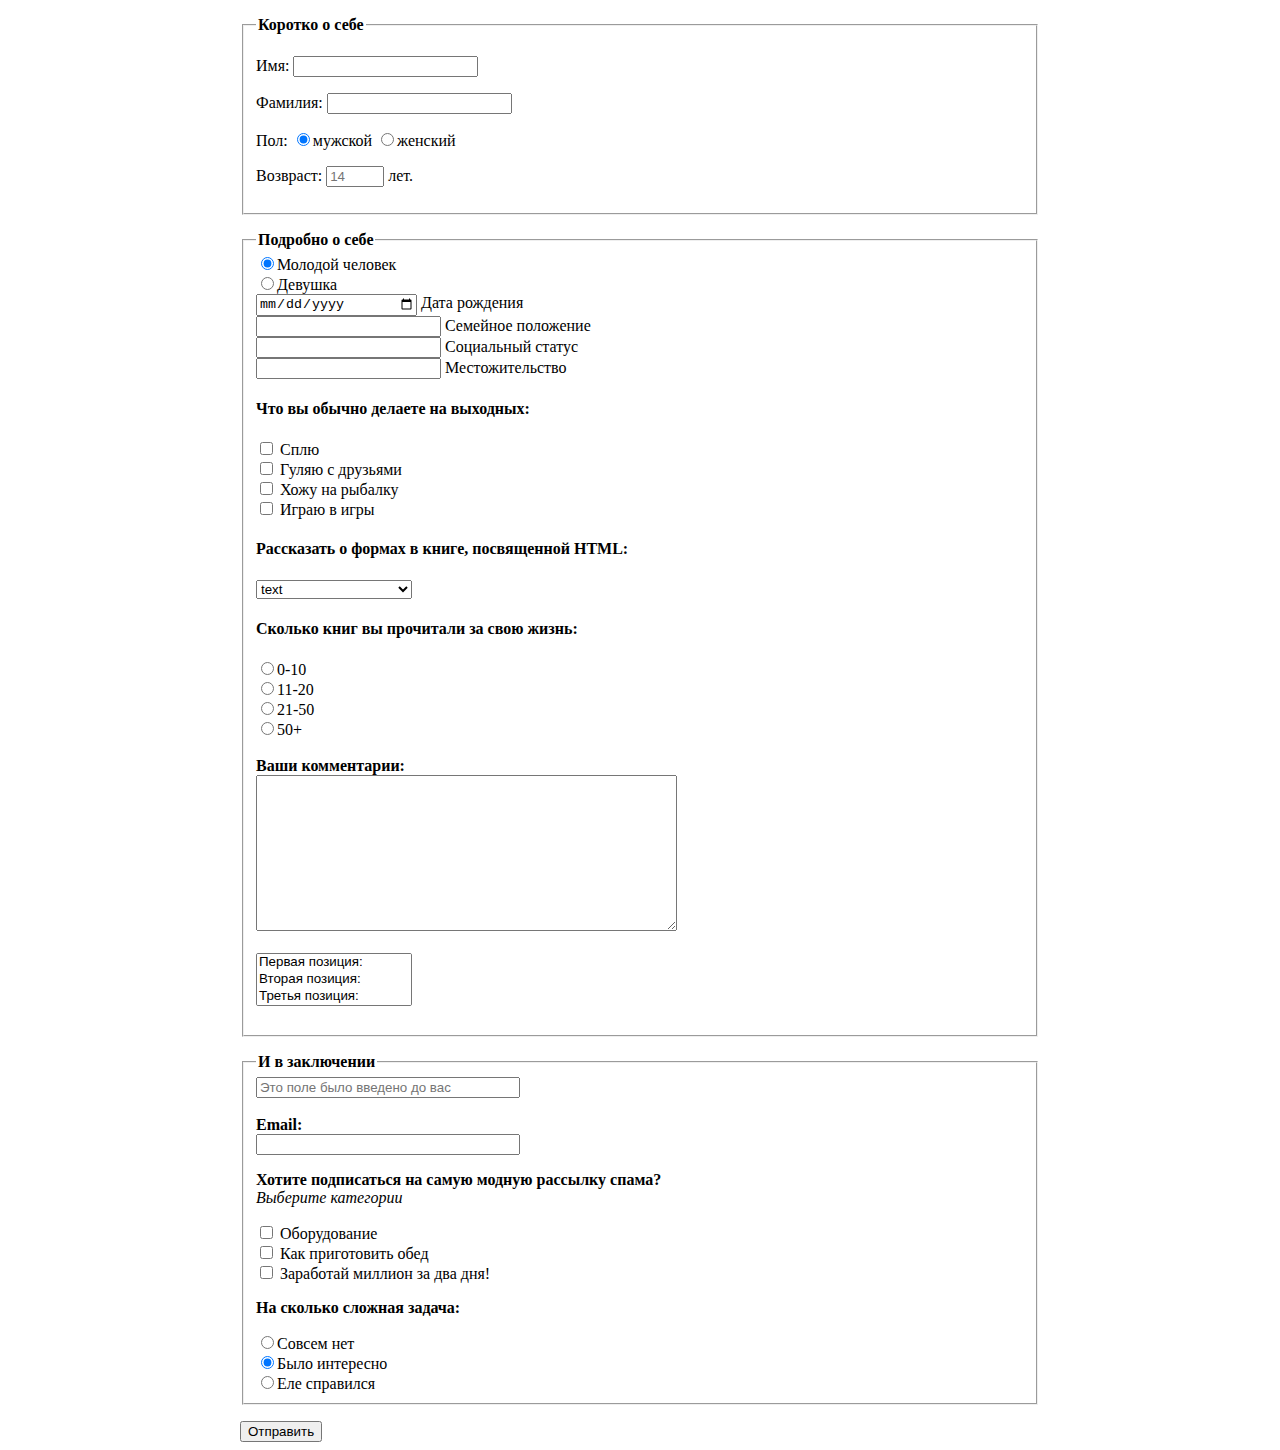
<file: homework-1-2/index.html>
<!DOCTYPE html>
<html lang="en">
<head>
	<meta charset="UTF-8">
	<title>homevork-1-2</title>
</head>
<body>

	<form action="" style="width: 800px; margin: 0 auto;">
		
		<p>
		<fieldset>
			<legend><b>Коротко о себе</b></legend>

			<p><label>Имя: <input type="text" name="name"></label></p>
			<p><label>Фамилия: <input type="text" name="lastname"></label></p>

			<p>
			<span>Пол:</span>
			<label><input type="radio" name="state" id="male" checked="">мужской</label>
			<label><input type="radio" name="state" id="female">женский</label>
			</p>
			
			<p>
			<label for="age">Возвраст:</label>
			<input type="number" name="age" id="age" min="14" placeholder="14" style="width: 50px;">
			<span>лет.</span>
		   </p>
		</fieldset>
      </p>
		
		<p>
		<fieldset>
			<legend><b>Подробно о себе</b></legend>
			
					<label><input type="radio" name="stat" id="youngMan" checked="">Молодой человек</label>
					<br>
					<label><input type="radio" name="stat" id="youngGirl">Девушка</label>
					<br>
					<label><input type="date" name="name" style="width: 156px;"> Дата рождения</label><br>
					<label><input type="text" name="name"> Семейное положение</label><br>
					<label><input type="text" name="name"> Социальный статус</label><br>
					<label><input type="text" name="name"> Местожительство</label><br>

				<h4><b>Что вы обычно делаете на выходных:</b></h4>

					<label><input type="checkbox"> Сплю</label><br>
					<label><input type="checkbox"> Гуляю с друзьями</label><br>
					<label><input type="checkbox"> Хожу на рыбалку</label><br>
					<label><input type="checkbox"> Играю в игры</label><br>
				
				<h4><b>Рассказать о формах в книге, посвященной HTML:</b></h4>

				<select name="FormTypes" id="FormTypes" style="width: 156px;">
					<option value="1">text</option>
					<option value="2">password</option>
					<option value="3">email</option>
					<option value="4">number</option>
					<option value="5">radio</option>
					<option value="6">checkbox</option>
					<option value="7">date</option>
					<option value="7">file</option>
					<option value="7">range</option>
					<option value="7">search</option>
				</select>

				<h4><b>Сколько книг вы прочитали за свою жизнь:</b></h4>

					<label><input type="radio" name="number_of_books">0-10</label><br>
					<label><input type="radio" name="number_of_books">11-20</label><br>
					<label><input type="radio" name="number_of_books">21-50</label><br>
					<label><input type="radio" name="number_of_books">50+</label><br><br>

				<label for="comment"><b>Ваши комментарии:</b></label>
				<br>
				<textarea name="comment" id="comment" cols="50" rows="10"></textarea>
				
				<br><br>
				
				<select name="Positions" id="Positions" size="3" style="width: 156px;">
					<option value="1">Первая позиция:</option>
					<option value="2">Вторая позиция:</option>
					<option value="3">Третья позиция:</option>
					<option value="4">Четвертая позиция:</option>
					<option value="5">Пьятая позиция:</option>
					<option value="6">Шестая позиция:</option>
				</select>
				
				<br><br>

		</fieldset>
      </p>
		
		<p>
		<fieldset>
			<legend><b>И в заключении</b></legend>

					<input type="text" placeholder="Это поле было введено до вас" style="width: 256px;">
					 <br><br>
					 <label for="email"><b>Email:</b></label><br>
					<input type="email" name="email" id="email" pattern="[0-9a-z_-]+@[0-9a-z_-]+\.[a-z]{2,5}" style="width: 256px;">
					
				<p>
					<b>Хотите подписаться на самую модную рассылку спама?</b>
					<br>
					<em>Выберите категории</em>
				</p>

					<label><input type="checkbox"> Оборудование</label><br>
					<label><input type="checkbox"> Как приготовить обед</label><br>
					<label><input type="checkbox"> Заработай миллион за два дня!</label><br>

					<p><b>На сколько сложная задача:</b></p>

					<label><input type="radio" name="verdict">Совсем нет</label><br>
					<label><input type="radio" name="verdict" checked="">Было интересно</label><br>
					<label><input type="radio" name="verdict">Еле справился</label><br>			
		</fieldset>
	   </p>
			

		  <input type="submit" value="Отправить">

	</form>
	
</body>
</html>
</file>
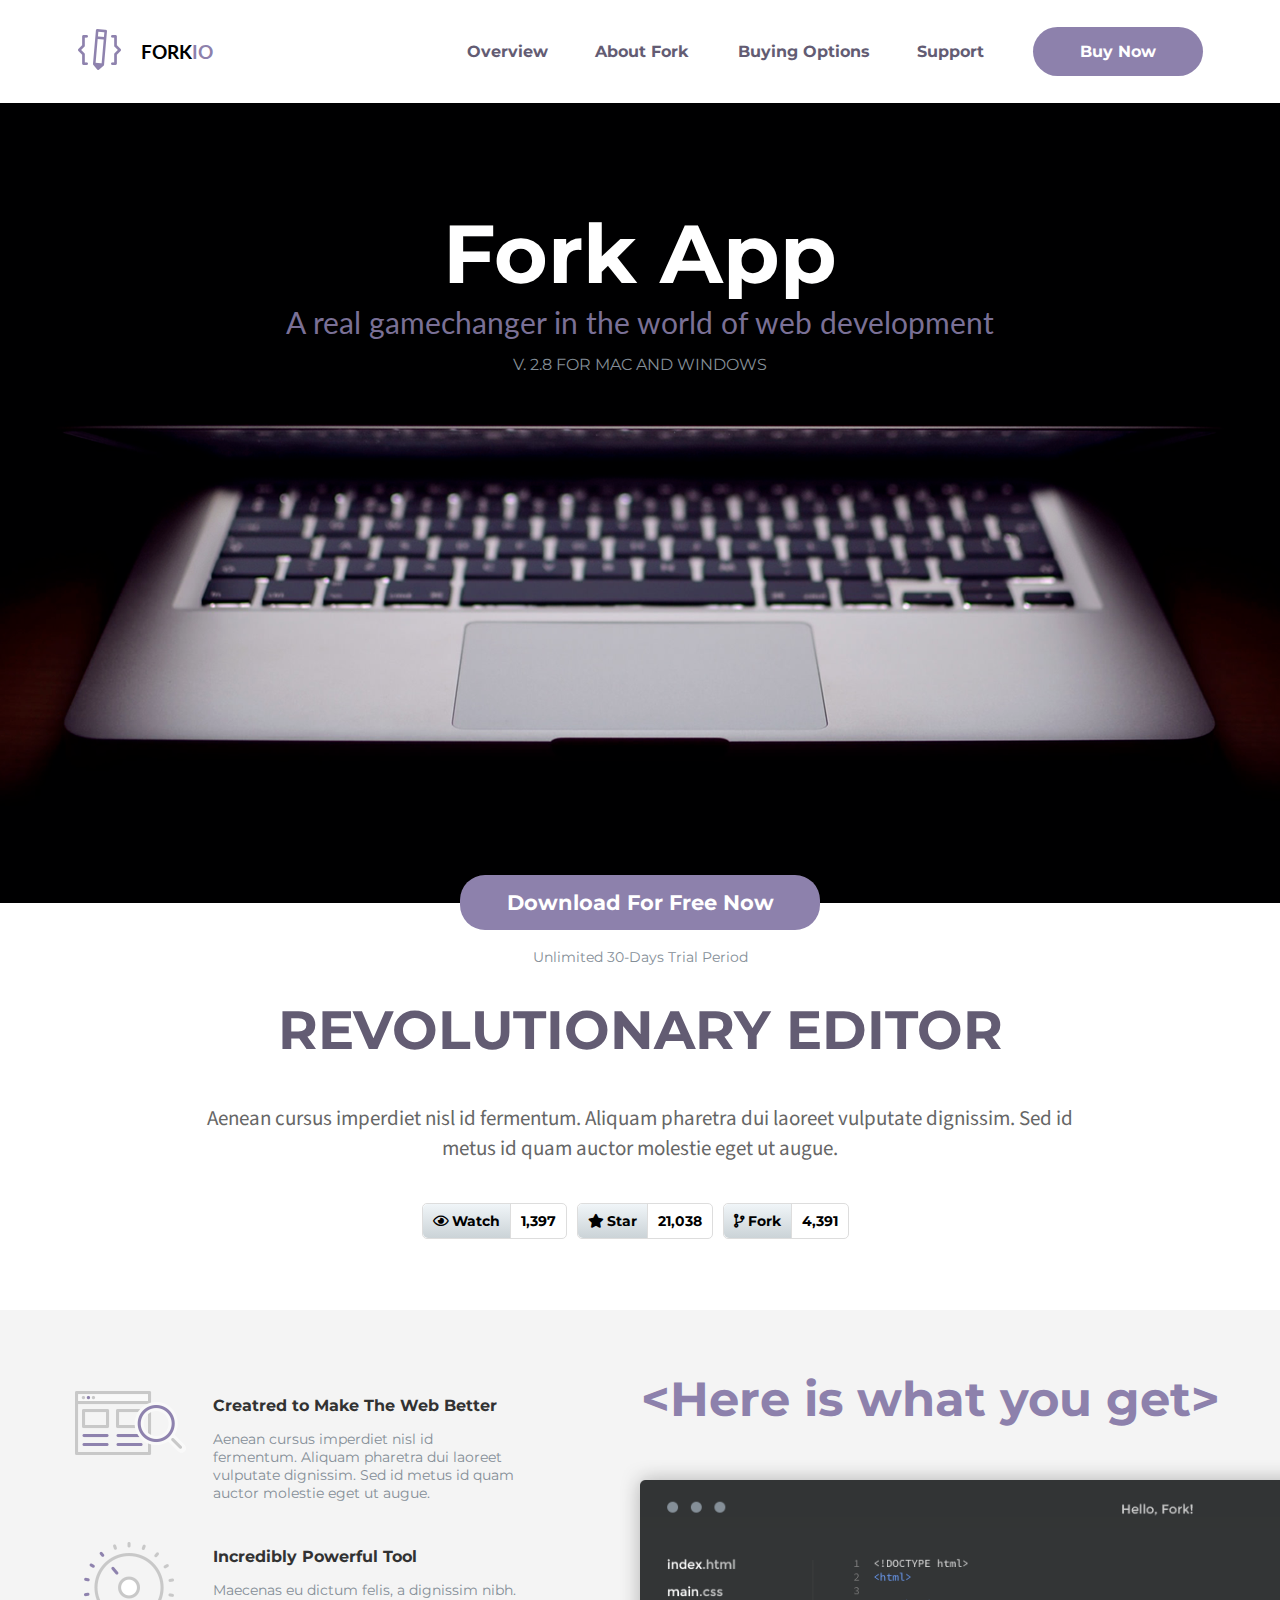
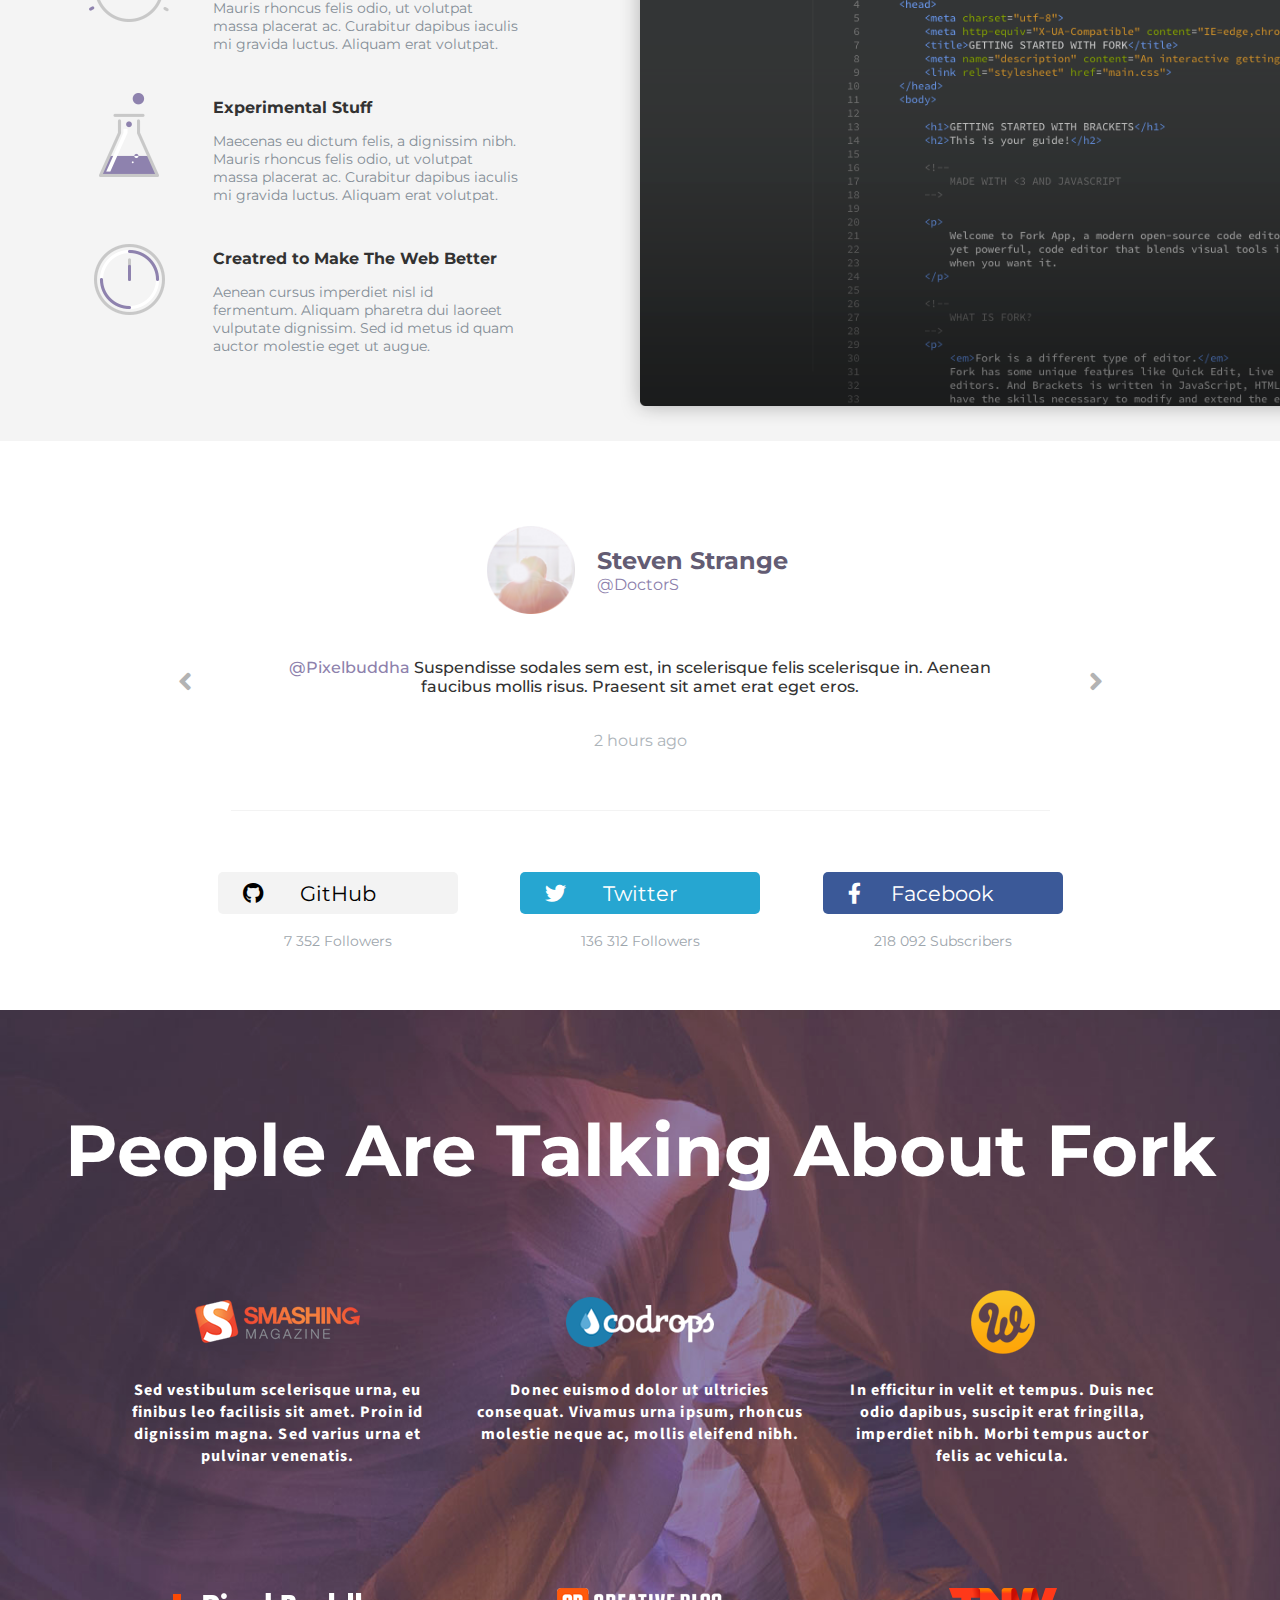
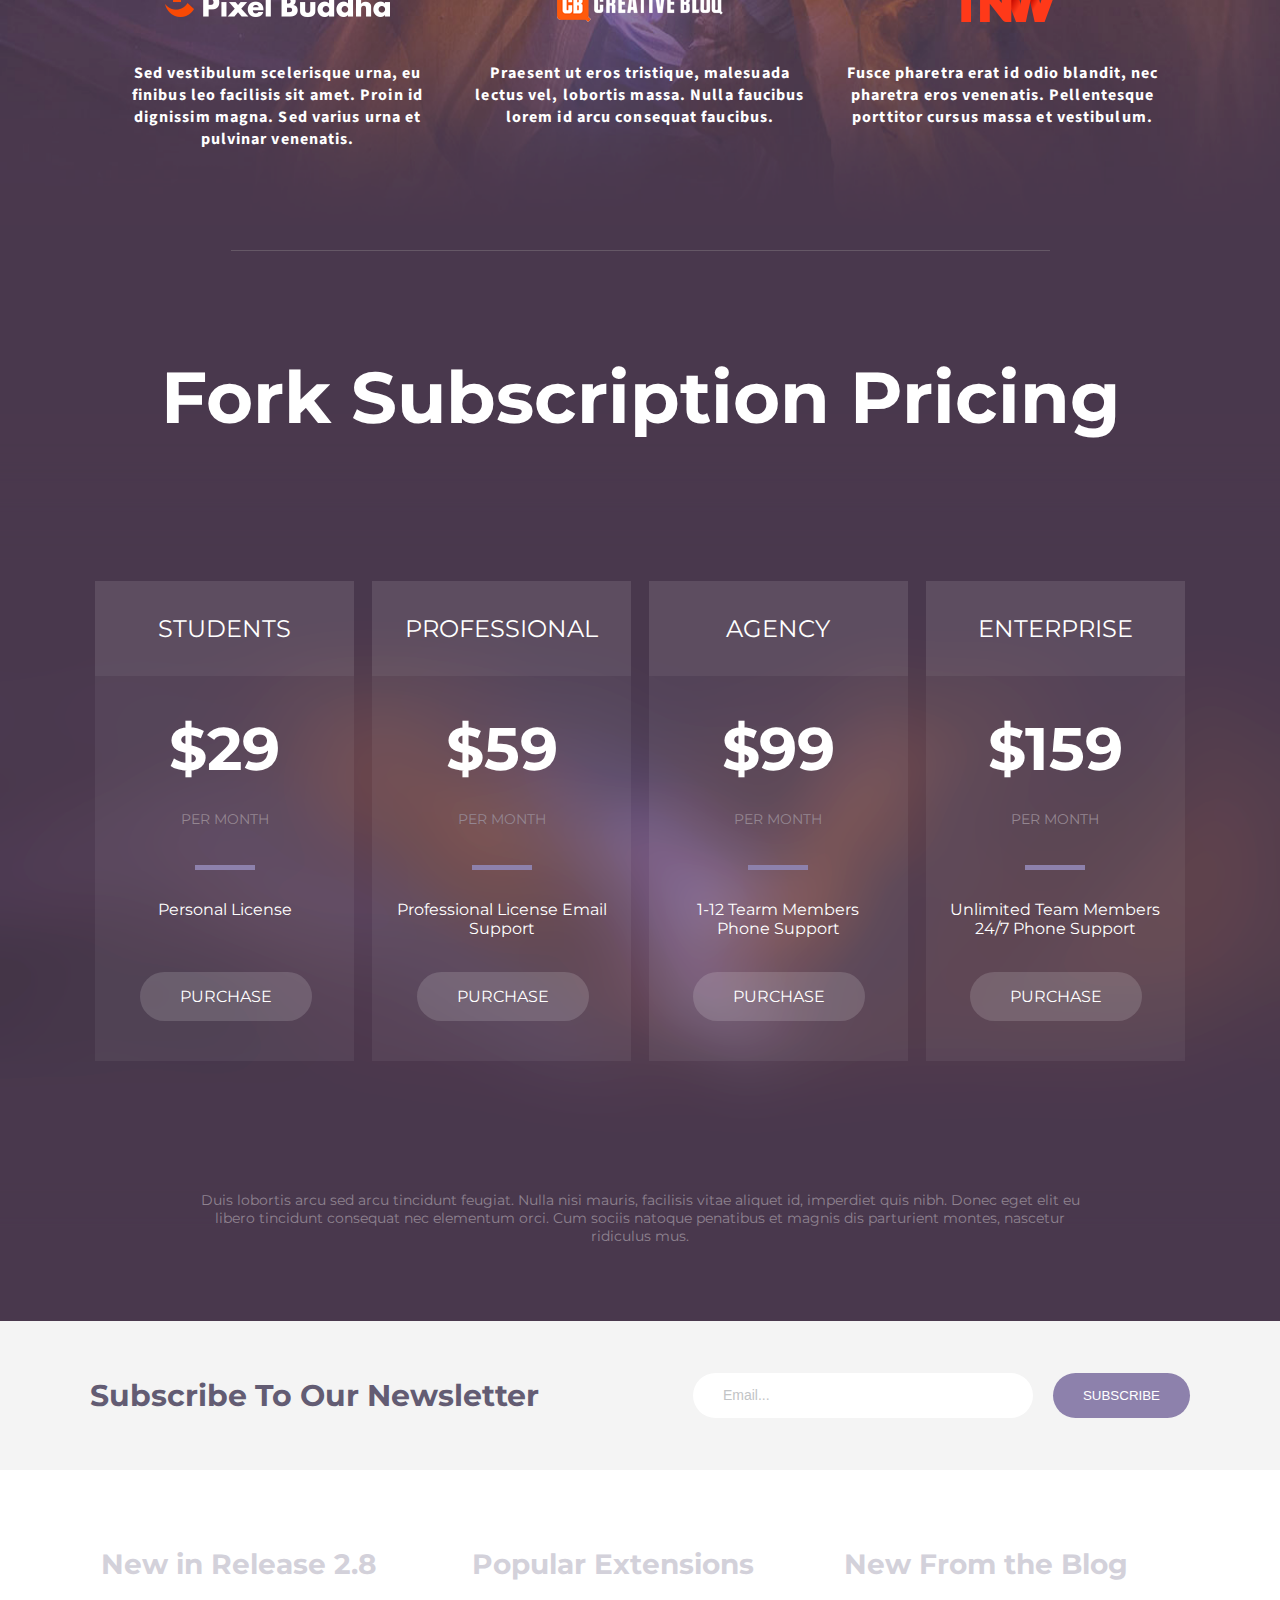
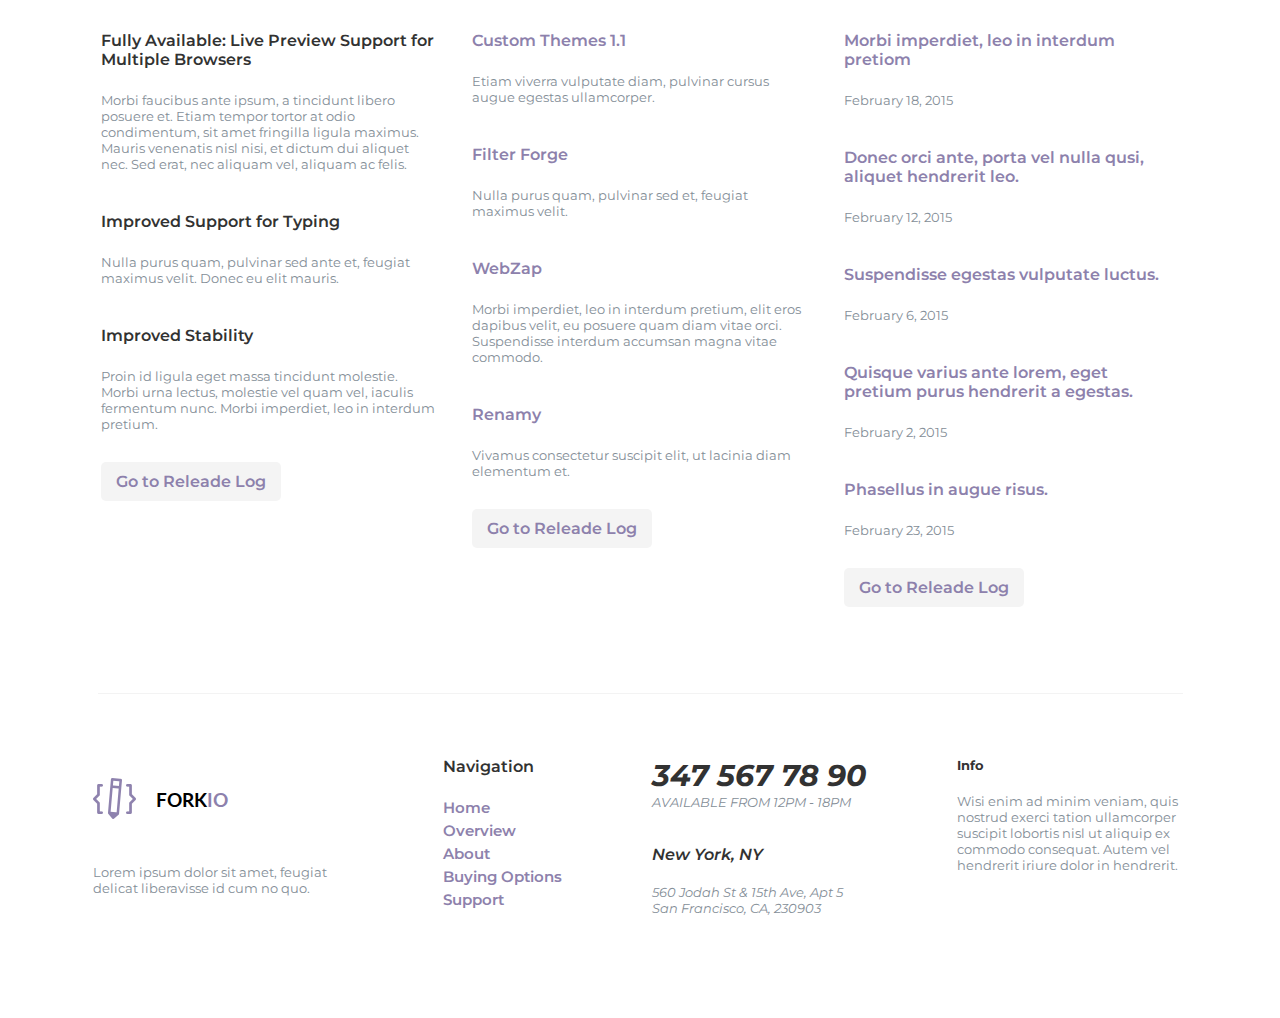
<file: radaiev_hw-3/index.html>
<!DOCTYPE html>
<html lang="en">
<head>
	<meta charset="UTF-8">
	<title>Homework-3</title>
	<meta name="viewport" content="width=device-width, initial-scale=1.0">
	<link rel="stylesheet" type="text/css" href="css/style.css">
	<link href="libs/fontawesome/all.min.css" rel="stylesheet">
</head>
<body>

		<!-- Header -->
	<header class="header">

		<div class="header_top">

			<div class="header_top_logo">

				<div class="header_top_logo_icon">
					<img src="img/Logo-icon_forkio.png" alt="logo icon">
				</div>

				<div class="header_top_logo_title">
					<h3>FORK<span>IO</span></h3>
				</div>

			</div>

			<nav class="header_top_nav">
				<ul class="header_top_nav_list">
					<li class="header_top_nav_item"><a href="#" class="header_top_nav_link">Overview</a></li>
					<li class="header_top_nav_item"><a href="#" class="header_top_nav_link">About Fork</a></li>
					<li class="header_top_nav_item"><a href="#" class="header_top_nav_link">Buying Options</a></li>
					<li class="header_top_nav_item"><a href="#" class="header_top_nav_link">Support</a></li>
					<li class="header_top_nav_item"><a href="#" class="header_top_nav_link header_top_nav_link_butNow">Buy Now</a></li>
				</ul>
			</nav>

			<div class="header_top_burg-btn">
					<div class="burger">
						<span></span>
						<span></span>
						<span></span>
						<span></span>
					</div>
			</div>
			
		</div>


		<nav class="header_mobile_nav">
			<ul class="header_mobile_nav_list">
				<li class="header_mobile_nav_item"><a href="#" class="header_mobile_nav_link">Home</a></li>
				<li class="header_mobile_nav_item"><a href="#" class="header_mobile_nav_link">Overview</a></li>
				<li class="header_mobile_nav_item"><a href="#" class="header_mobile_nav_link">About Fork</a></li>
				<li class="header_mobile_nav_item"><a href="#" class="header_mobile_nav_link">Buying Options</a></li>
				<li class="header_mobile_nav_item"><a href="#" class="header_mobile_nav_link">SUpport</a></li>
			</ul>

			<div class="header_mobile_nav_social">
				
				<h3>Follow Us</h3>
		
				<div class="header_mobile_nav_social_icon">
						
						<a href="#"><i class="fab fa-github"></i></a>
						<a href="#"><i class="fab fa-twitter"></i></a>
						<a href="#"><i class="fab fa-facebook-f"></i></a>
			
				</div>
			</div>
		</nav>


		<div class="header_background_img">

			<div class="header_title">
				<h1>Fork App</h1>
				<p class="header_title_slogan">
					A real gamechanger in the world of web development
				</p>
				<p class="header_title_text">
					v. 2.8 For Mac and Windows
				</p>
			</div>

		</div>


		<div class="header_button">
			<a href="#" class="header_button_download">Download For Free Now</a>
			<p class="header_button_bottom-text">Unlimited 30-Days Trial Period</p>
		</div>



			<!-- Description	 -->
			<div class="header_desc">
				<div class="header_desc_title">
					<h2>REVOLUTIONARY EDITOR</h2>
					<p class="header_desc_text">
						Aenean cursus imperdiet nisl id fermentum. Aliquam pharetra dui laoreet vulputate dignissim. Sed id metus id quam auctor molestie eget ut augue. 
					</p>




					<div class="header_desc_github-buttons">

						<div class="header_desc_github-buttons_watch">

							<div class="header_desc_github-buttons_watch-icon">
								<i class="far fa-eye"></i> <span>Watch</span>
							</div>
							<span>1,397</span>

						</div>

						<div class="header_desc_github-buttons_star">

							<div class="header_desc_github-buttons_star_icon">
								<i class="fas fa-star"></i><span>Star</span>
							</div>
							<span>21,038</span>

						</div>

						<div class="header_desc_github-buttons_fork">
							<div class="header_desc_github-buttons_fork_icon">
								<i class="fas fa-code-branch"></i><span>Fork</span>
							</div>
							<span>4,391</span>
						</div>


					</div>
				</div>
			</div>
		<!-- / Description	 -->
			
		
	</header>
		<!-- / Header -->



	<!-- 	Main	 -->
	<main class="main">
			

		<!-- Benefits -->
		<section class="benefits">

			<div class="benefits_inner">

				<div class="benefits_title">

					
						<h2>&lt;Here is what you get&gt;</h2>

						<img src="img/benefits-img.png" alt="">

				</div>

				<div class="benefits_inform-container">

					<div class="benefits_inform-container_item">

						<div class="benefits_inform_icon">
							<img src="img/benefits-icon-1.png" alt="">
						</div>

						<div class="benefits_inform_text">
							<h4>Creatred to Make The Web Better</h4>
							<p>
								Aenean cursus imperdiet nisl id fermentum. Aliquam pharetra dui laoreet vulputate dignissim. Sed id metus id quam auctor molestie eget ut augue. 
							</p>
						</div>
					</div>

					<div class="benefits_inform-container_item">

						<div class="benefits_inform_icon">
							<img src="img/benefits-icon-2.png" alt="">
						</div>

						<div class="benefits_inform_text">
							<h4>Incredibly Powerful Tool</h4>
							<p>
								Maecenas eu dictum felis, a dignissim nibh. Mauris rhoncus felis odio, ut volutpat massa placerat ac. Curabitur dapibus iaculis mi gravida luctus. Aliquam erat volutpat. 							
							</p>
						</div>
					</div>

					<div class="benefits_inform-container_item">

						<div class="benefits_inform_icon">
							<img src="img/benefits-icon-3.png" alt="">
						</div>

						<div class="benefits_inform_text">
							<h4>Experimental Stuff</h4>
							<p>
								Maecenas eu dictum felis, a dignissim nibh. Mauris rhoncus felis odio, ut volutpat massa placerat ac. Curabitur dapibus iaculis mi gravida luctus. Aliquam erat volutpat.  							
							</p>
						</div>
					</div>

					<div class="benefits_inform-container_item">

						<div class="benefits_inform_icon">
							<img src="img/benefits-icon-4.png" alt="">
						</div>

						<div class="benefits_inform_text">
							<h4>Creatred to Make The Web Better</h4>
							<p>
								Aenean cursus imperdiet nisl id fermentum. Aliquam pharetra dui laoreet vulputate dignissim. Sed id metus id quam auctor molestie eget ut augue. 
							</p>
						</div>
					</div>

				</div>
			</div>


			<div class="benefits_inform_img_max-1000px">
				<img src="img/benefits-img.png" alt="">
			</div>
			
		</section>
		<!-- / Benefits -->


		<!-- Comments -->
		<section class="comments">

			<div class="comments_author">
				<div class="comments_author_icon">
				<img src="img/comments-img.png" alt="img author">
				</div>

				<div class="comments_author_name">
					<h3 id="name">Steven Strange</h3>
					<a href="#">@DoctorS</a>
				</div>
			</div>

			<div class="comments_text">
				<div class="comments_text_control-left">
					<span><i class="fas fa-angle-left"></i></span>
				</div>

				<p><a href="#"class="comments_text_link-author">@Pixelbuddha </a>Suspendisse sodales sem est, in scelerisque felis scelerisque in. Aenean faucibus mollis risus. Praesent sit amet erat eget eros.</p>

				<div class="comments_text_control-right">
					<span><i class="fas fa-angle-right"></i></span>
				</div>

			</div>

			<div class="comments_meta">
				<p id="time">2 hours ago</p>
			</div>

			<hr class="comments_hr">

		</section>
		<!-- / Comments -->


		<!-- Socials  -->
		<section class="socials_buttons">

			<div class="socials_buttons_inner">
				
				<div class="socials_button_gitHub">
					<a href="#"><i class="fab fa-github"></i>GitHub</a>

					<p class="socials_button_gitHub_followes">7 352 Followers</p>
				</div>

				<div class="socials_button_twitter">
					<a href="#"><i class="fab fa-twitter"></i>Twitter</a>

					<p class="socials_button_twitter_followes">136 312 Followers</p>
				</div>

				<div class="socials_button_facebook">
					<a href="#"><i class="fab fa-facebook-f"></i>Facebook</a>

					<p class="socials_button_facebook_followes">218 092 Subscribers</p>
				</div>

			</div>
			
		</section>
		<!-- / Socials  -->


		<!-- Testimonials -->
		<section class="testimonials">

			<div class="testimonials_title">
				<h2>People Are Talking About Fork</h2>
			</div>

			<div class="testimonials_items">

				<div class="testimonials_item">
					<div class="testimonials_item_logo-company">
						<img src="img/testimonials-icon-1.png" alt="logo company">
					</div>
					<div class="testimonials_item_text">
						<p>
							Sed vestibulum scelerisque urna, eu finibus leo facilisis sit amet. Proin id dignissim magna. Sed varius urna et pulvinar venenatis. 
						</p>
					</div>
				</div>

				<div class="testimonials_item">
					<div class="testimonials_item_logo-company">
						<img src="img/testimonials-icon-2.png" alt="logo company">
					</div>
					<div class="testimonials_item_text">
						<p>
							Donec euismod dolor ut ultricies consequat. Vivamus urna ipsum, rhoncus molestie neque ac, mollis eleifend nibh. 
						</p>
					</div>
				</div>

				<div class="testimonials_item">
					<div class="testimonials_item_logo-company">
						<img src="img/testimonials-icon-3.png" alt="logo company">
					</div>
					<div class="testimonials_item_text">
						<p>
							In efficitur in velit et tempus. Duis nec odio dapibus, suscipit erat fringilla, imperdiet nibh. Morbi tempus auctor felis ac vehicula.  
						</p>
					</div>
				</div>


				<div class="testimonials_item">
					<div class="testimonials_item_logo-company">
						<img src="img/testimonials-icon-4.png" alt="logo company">
					</div>
					<div class="testimonials_item_text">
						<p>
							Sed vestibulum scelerisque urna, eu finibus leo facilisis sit amet. Proin id dignissim magna. Sed varius urna et pulvinar venenatis. 
						</p>
					</div>
				</div>

				<div class="testimonials_item">
					<div class="testimonials_item_logo-company">
						<img src="img/testimonials-icon-5.png" alt="logo company">
					</div>
					<div class="testimonials_item_text">
						<p>
							Praesent ut eros tristique, malesuada lectus vel, lobortis massa. Nulla faucibus lorem id arcu consequat faucibus.  
						</p>
					</div>
				</div>

				<div class="testimonials_item">
					<div class="testimonials_item_logo-company">
						<img src="img/testimonials-icon-6.png" alt="logo company">
					</div>
					<div class="testimonials_item_text">
						<p>
							Fusce pharetra erat id odio blandit, nec pharetra eros venenatis. Pellentesque porttitor cursus massa et vestibulum.
						</p>
					</div>
				</div>

			</div>

			<hr class="testimonials_hr">
			
		</section>
		<!-- / Testimonials -->


		<!-- Prices -->
		<section class="prices">

			<div class="prices_title">
				<h2>Fork Subscription Pricing</h2>
			</div>

			<div class="prices_container_purchase">

				<div class="prices_container_item">

					<div class="prices_container_item_category">
						<h4>STUDENTS</h4>
					</div>

					<div class="prices_container_item_info">

						<p class="prices_container_item_info_cost">$29</p>
						<p class="prices_container_item_info_time">PER MONTH</p>
						<hr class="prices_container_item_info_hr">
						<p class="prices_container_item_info_specific">Personal License</p>
						<div class="prices_container_item_info_btn">
							<a href="#">PURCHASE</a>
						</div>

					</div>
				</div>

				<div class="prices_container_item">

					<div class="prices_container_item_category">
						<h4>PROFESSIONAL</h4>
					</div>

					<div class="prices_container_item_info">

						<p class="prices_container_item_info_cost">$59</p>
						<p class="prices_container_item_info_time">PER MONTH</p>
						<hr class="prices_container_item_info_hr">
						<p class="prices_container_item_info_specific">Professional License Email Support</p>
						<div class="prices_container_item_info_btn">
							<a href="#">PURCHASE</a>
						</div>

					</div>
				</div>

				<div class="prices_container_item">

					<div class="prices_container_item_category">
						<h4>AGENCY</h4>
					</div>

					<div class="prices_container_item_info">

						<p class="prices_container_item_info_cost">$99</p>
						<p class="prices_container_item_info_time">PER MONTH</p>
						<hr class="prices_container_item_info_hr">
						<p class="prices_container_item_info_specific">1-12 Tearm Members Phone Support</p>
						<div class="prices_container_item_info_btn">
							<a href="#">PURCHASE</a>
						</div>

					</div>
				</div>

				<div class="prices_container_item">

					<div class="prices_container_item_category">
						<h4>ENTERPRISE</h4>
					</div>

					<div class="prices_container_item_info">

						<p class="prices_container_item_info_cost">$159</p>
						<p class="prices_container_item_info_time">PER MONTH</p>
						<hr class="prices_container_item_info_hr">
						<p class="prices_container_item_info_specific">Unlimited Team Members 24/7 Phone Support</p>
						<div class="prices_container_item_info_btn">
							<a href="#">PURCHASE</a>
						</div>

					</div>
				</div>

			</div>

			<div class="prices_aside">
				<p>
					Duis lobortis arcu sed arcu tincidunt feugiat. Nulla nisi mauris, facilisis vitae aliquet id, imperdiet quis nibh. Donec eget elit eu libero tincidunt consequat nec elementum orci. Cum sociis natoque penatibus et magnis dis parturient montes, nascetur ridiculus mus. 
				</p>
			</div>
			
		</section>
		<!-- / Prices -->


		<!-- Form Subscribe -->
		<section class="formSubscribe">

			<div class="formSubscribe_inner">
				
				<div class="formSubscribe_title">
					<h3>Subscribe To Our Newsletter</h3>
				</div>

				<form class="formSubscribe_form">
					<div class="formSubscribe_form_email">
						<input type="email" placeholder="Email...">
					</div>

					<div class="formSubscribe_form_btn">
						<input type="submit" value="SUBSCRIBE" onclick="return false">
					</div>
					
				</form>

			</div>
		
			
		</section>
		<!-- / Form Subscribe -->

		
		<!-- Additional Information -->
		<section class="aside">

			<div class="aside_columns">

				<div class="aside_column_new-in-release aside_column">

					<h3 class="aside_column_title">New in Release 2.8</h3>
					<section class="aside_column_text">
						<h4>Fully Available: Live Preview Support for Multiple Browsers</h4>
						<p>
							Morbi faucibus ante ipsum, a tincidunt libero posuere et. Etiam tempor tortor at odio condimentum, sit amet fringilla ligula maximus. Mauris venenatis nisl nisi, et dictum dui aliquet nec. Sed erat, nec aliquam vel, aliquam ac felis. 
						</p>
					</section>

					<section class="aside_column_text">
						<h4>Improved Support for Typing </h4>
						<p>
							Nulla purus quam, pulvinar sed ante et, feugiat maximus velit. Donec eu elit mauris. 
						</p>
					</section>

					<section class="aside_column_text">
						<h4>Improved Stability</h4>
						<p>
							Proin id ligula eget massa tincidunt molestie. Morbi urna lectus, molestie vel quam vel, iaculis fermentum nunc. Morbi imperdiet, leo in interdum pretium.
						</p>
					</section>

					<div class="aside_column_btn">
						<a href="#">Go to Releade Log</a>
					</div>

				</div>


				<div class="aside_column_popular-extensions aside_column">

					<h3 class="aside_column_title">Popular Extensions</h3>

					<section class="aside_column_text">
						<h4><a href="#">Custom Themes 1.1</a></h4>
						<p>
							Etiam viverra vulputate diam, pulvinar cursus augue egestas ullamcorper. 
						</p>
					</section>

					<section class="aside_column_text">
						<h4><a href="#">Filter Forge</a></h4>
						<p>
							Nulla purus quam, pulvinar sed et, feugiat maximus velit.
						</p>
					</section>

					<section class="aside_column_text">
						<h4><a href="#">WebZap</a></h4>
						<p>
							Morbi imperdiet, leo in interdum pretium, elit eros dapibus velit, eu posuere quam diam vitae orci. Suspendisse interdum accumsan magna vitae commodo.
						</p>
					</section>

					<section class="aside_column_text">
						<h4><a href="#">Renamy</a></h4>
						<p>
							Vivamus consectetur suscipit elit, ut lacinia diam elementum et.
						</p>
					</section>

					<div class="aside_column_btn">
						<a href="#">Go to Releade Log</a>
					</div>
				</div>


				<div class="aside_column_new-from-blog aside_column">

					<h3 class="aside_column_title">New From the Blog</h3>

					<section class="aside_column_text">
						<h4><a href="#">Morbi imperdiet, leo in interdum pretiom</a></h4>
						<p>
							February 18, 2015
						</p>
					</section>

					<section class="aside_column_text">
						<h4><a href="#">Donec orci ante, porta vel nulla qusi, aliquet hendrerit leo.</a></h4>
						<p>
							February 12, 2015
						</p>
					</section>

					<section class="aside_column_text">
						<h4><a href="#">Suspendisse egestas vulputate luctus.</a></h4>
						<p>
							February 6, 2015
						</p>
					</section>

					<section class="aside_column_text">
						<h4><a href="#">Quisque varius ante lorem, eget pretium purus hendrerit a egestas.</a></h4>
						<p>
							February 2, 2015
						</p>
					</section>

					<section class="aside_column_text">
						<h4><a href="#">Phasellus in augue risus.</a></h4>
						<p>
							February 23, 2015
						</p>
					</section>

					<div class="aside_column_btn">
						<a href="#">Go to Releade Log</a>
					</div>

				</div>
				
			</div>

				<hr class="aside_hr">
			<!-- preview — анонс, отрывок, например новости или поста, может состоять из заголовка, описания и картинки. Предполагается ссылка на полную версию -->
		</section>
		<!-- / Additional Information -->


	</main>
	<!-- / Main	 -->

		<!-- Footer -->
		<footer class="footer">

			<div class="footer_inner">

				<div class="foter_logo">
					<div class="footer_logo_icon">
						<img src="img/Logo-icon_forkio.png" alt="logo icon">
					</div>

					<div class="foter_logo_title">
						<h3>FORK<span>IO</span></h3>
					</div>

					<div class="footer_logo_text">
						<p>
							Lorem ipsum dolor sit amet, feugiat delicat liberavisse id cum no quo.
						</p>
					</div>
				</div>
			

				<nav class="footer_nav">		
					<h5 class="footer_nav_title">Navigation</h5>

					<ul class="footer_nav_list">
						<li class="footer_nav_item"><a href="#" class="footer_nav_link">Home</a></li>
						<li class="footer_nav_item"><a href="#" class="footer_nav_link">Overview</a></li>
						<li class="footer_nav_item"><a href="#" class="footer_nav_link">About</a></li>
						<li class="footer_nav_item"><a href="#" class="footer_nav_link">Buying Options</a></li>
						<li class="footer_nav_item"><a href="#" class="footer_nav_link">Support</a></li>
					</ul>
				</nav>

				<address class="footer_contacts">
					<p class="footer_contacts_phone">347 567 78 90</p>
					<p class="footer_contacts_text">AVAILABLE FROM 12PM - 18PM</p>
					<p class="footer_contacts_address">New York, NY</p>
					<p class="footer_contacts_text">
						560 Jodah St & 15th Ave, Apt 5 San Francisco, CA, 230903
					</p>
				</address>

				<div class="footer_info">
					<h5 class="footer_info_title">Info</h5>
					<p class="footer_info_text">
						Wisi enim ad minim veniam, quis nostrud exerci tation ullamcorper suscipit lobortis nisl ut aliquip ex commodo consequat. Autem vel hendrerit iriure dolor in hendrerit.
					</p>
				</div>

			</div>
		</footer>
		<!-- / Footer -->
		
	

 <script type="text/javascript" src="js/jQuery-min.js"></script>
 <script src="js/main.js"></script>
</body>
</html>
</file>
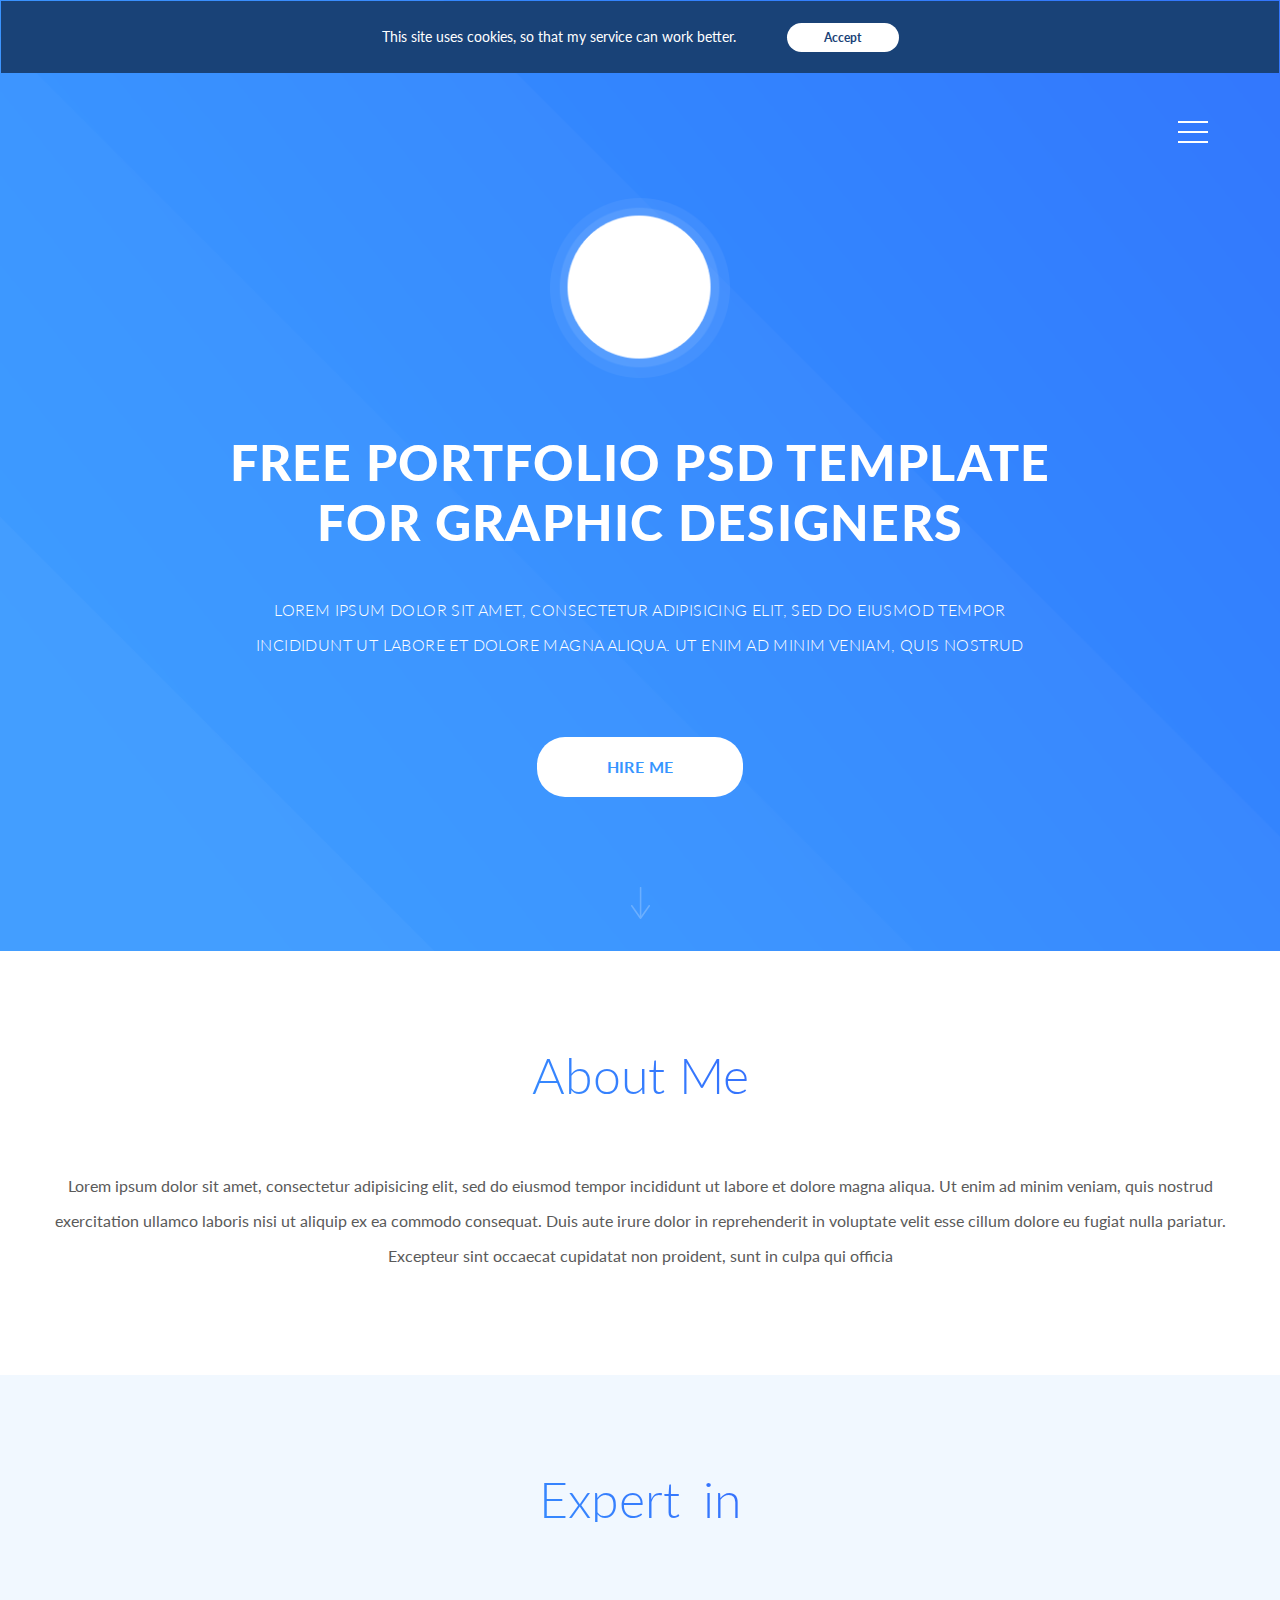
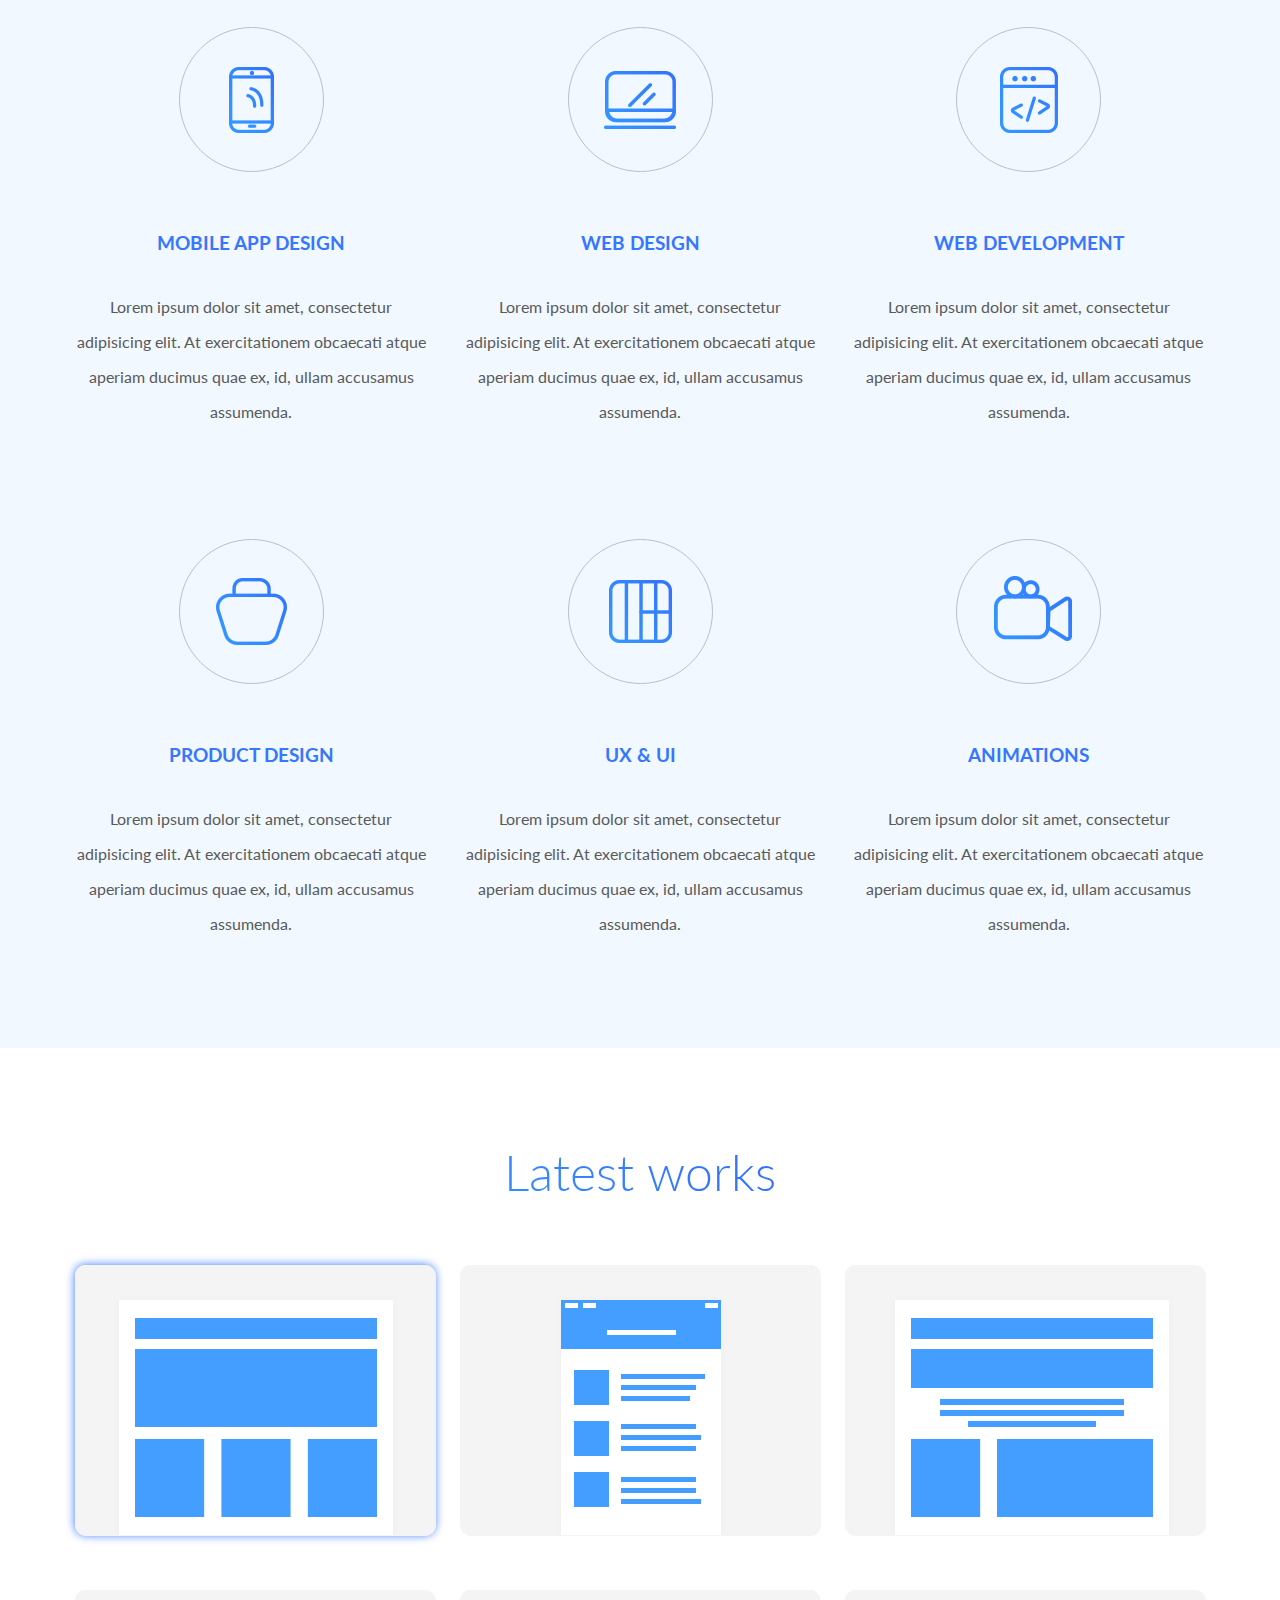
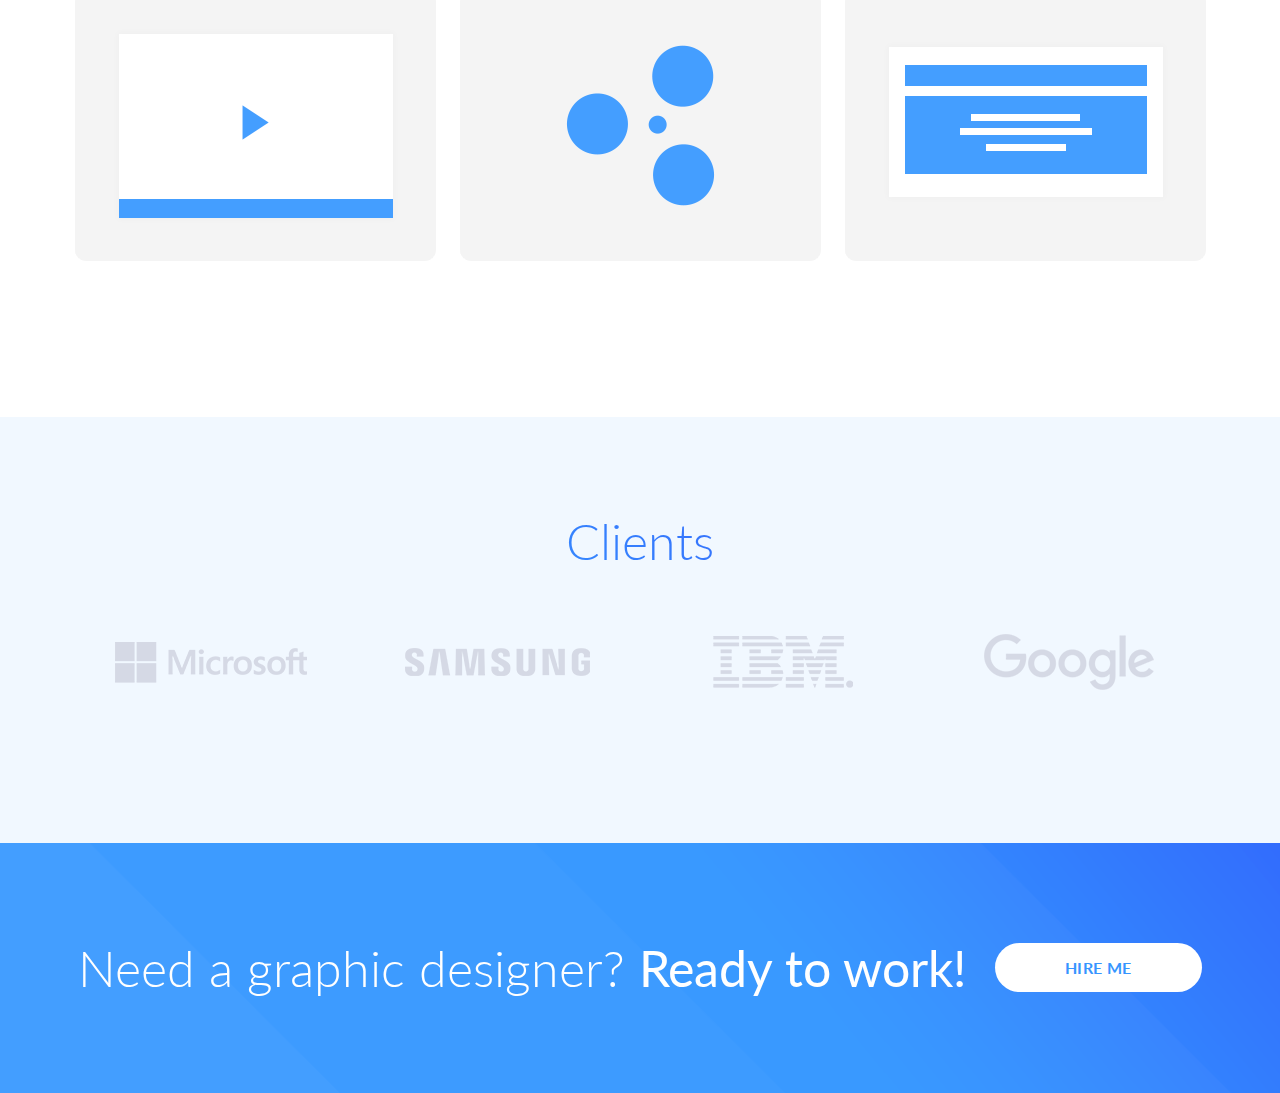
<file: radaiev_hw_2/index.html>
<!DOCTYPE html>
<html lang="en">
<head>
	<meta charset="UTF-8">
	<title>Homework-2</title>
	<meta name="viewport" content="width=device-width, initial-scale=1.0">
	<link rel="stylesheet" type="text/css" href="css/style.css">
	<link href="libs/fontawesome/all.min.css" rel="stylesheet">
</head>
<body>

	<div class="overlay_background"></div>



			<!-- header -->
		<header class="header">

				
			<aside class="cookies">
				<div class="cookies_text">
					<p>
						This site uses cookies, so that my service can work better. 
					</p>
				</div>
				<div class="cookies_button">
					<a href="#">Accept</a>
				</div>
			</aside>



			<nav class="nav">
				<div id="nav_burg">
					<a href="#">
						<span class="bar" id="top"></span>
						<span class="bar" id="middle"></span>
						<span class="bar" id="bottom"></span>
					</a>
				</div>

				<div class="overlay_menu">
					<div class="overlay_menu_btn_close"></div>

					<ul>
						<li class="overlay_menu_item"><a href="#titleAboutMe" id="AboutMe">About Me</a></li>
						<li class="overlay_menu_item"><a href="#titleExpertIn" id="Services">Services</a></li>
						<li class="overlay_menu_item"><a href="#titleLatestWorks" id="MyWorks">My Works</a></li>
						<li class="overlay_menu_item"><a href="#titleClients" id="Clients">Clients</a></li>
					</ul>

					<hr class="overlay_menu_hr">

					<div class="overlay_menu_icons">
						<div class="overlay_menu_icon">
								<a href="#"><i class="fab fa-facebook-square"></i></a>
								<a href="#"><i class="fab fa-vk"></i></a>
								<a href="#"><i class="fab fa-twitter"></i></a>
								<a href="#"><i class="fab fa-youtube"></i></a>
						</div>
					</div>

					<div class="overlay_menu_language_icon">
						<span>ENG</span>
						<svg xmlns="http://www.w3.org/2000/svg" xmlns:xlink="http://www.w3.org/1999/xlink" preserveAspectRatio="xMidYMid" width="37" height="22" viewBox="0 0 37 22">
						  <image xlink:href="[data-uri]" width="37" height="22"/>
						</svg>

					</div>
				</div>
			</nav>



			<div class="header_img_circle">
				<div class="header_img_circle_wrap">
					<img src="img/Circle.png" alt="Circle">
				</div>
			</div>



			<div class="header_title">
				<h1>
					free portfolio PSD template FOR GRAPHIC designerS 
             </h1>
				<p>
					Lorem ipsum dolor sit amet, consectetur adipisicing elit, sed do eiusmod tempor incididunt ut labore et dolore magna aliqua. Ut enim ad minim veniam, quis nostrud 				
				</p>
			</div>


			<form action="" class="overlay_form">
				<div class="overlay_form_btn_close"></div>
				
				<div class="overlay_flex_wrap">

					<h2 class="subtitle">Hire Me</h2>

					<div class="overlay_form_Name">
						<input class="yourName" type="text" placeholder="Your Name">
					</div>

					<div class="overlay_form_E-mail">
						<input class="yourEmail" type="email" placeholder="Your E-Mail">
					</div>

					<div class="overlay_form_Message">
						<textarea class="yourMessage" name="message" id="mesage" rows="10"  placeholder="Your Message"></textarea>
					</div>

					<div class="overlay_form_btn_send">
						<input type="submit" value="SEND MESSAGE">
					</div>
				</div>
			</form>



			<div class="header_button">
				<a class="btn_hire-me" href="#">HIRE ME</a>
			</div>



			<div class="header_arrow_down">
				<a href="#titleAboutMe" class="bb">
					<svg xmlns="http://www.w3.org/2000/svg" xmlns:xlink="http://www.w3.org/1999/xlink" preserveAspectRatio="xMidYMid" width="19" height="32" viewBox="0 0 19 32">

					  <image xlink:href="[data-uri]" width="19" height="32" class="cls-1"/>
					</svg>
				</a>
			</div>

		</header>
			<!-- header /-->


			<!-- main -->
		<main class="main">

				<!-- about_me -->
			<section class="about_me">
				<div class="content">
					
						<h2 class="subtitle" id="titleAboutMe">About Me</h2>

						<p>Lorem ipsum dolor sit amet, consectetur adipisicing elit, sed do eiusmod tempor incididunt ut labore et dolore magna aliqua. Ut enim ad minim veniam, quis nostrud exercitation ullamco laboris nisi ut aliquip ex ea commodo consequat. Duis aute irure dolor in reprehenderit in voluptate velit
							esse cillum dolore eu fugiat nulla pariatur. Excepteur sint occaecat cupidatat non proident, sunt in culpa qui officia 
						</p>
					
				</div>
			</section>
				<!-- about_me /-->


				<!-- expert_in -->
			<section class="expert_in">
				<div class="content">
					
						<h2 class="subtitle" id="titleExpertIn">Expert_in</h2>

					<div class="wrapper_container">

						<div class="expert_in_item">

							<div class="expert_in_icon">
								<img src="img/icon-mobile.png" alt="icon-mobile">
							</div>
							<div class="expert_in_item_title">
								<h3>MOBILE APP DESIGN</h3>
							</div>
							<div class="expert_in_item_text">
								<p>Lorem ipsum dolor sit amet, consectetur adipisicing elit. At exercitationem obcaecati atque aperiam ducimus quae ex, id, ullam accusamus assumenda.</p>
							</div>
						</div>

						<div class="expert_in_item">

							<div class="expert_in_icon">
								<img src="img/icon-design.png" alt="icon-mobile">
							</div>
							<div class="expert_in_item_title">
								<h3>WEB DESIGN</h3>
							</div>
							<div class="expert_in_item_text">
								<p>Lorem ipsum dolor sit amet, consectetur adipisicing elit. At exercitationem obcaecati atque aperiam ducimus quae ex, id, ullam accusamus assumenda.</p>
							</div>
						</div>

						<div class="expert_in_item">

							<div class="expert_in_icon">
								<img src="img/icon-development.png" alt="icon-mobile">
							</div>
							<div class="expert_in_item_title">
								<h3>WEB DEVELOPMENT</h3>
							</div>
							<div class="expert_in_item_text">
								<p>Lorem ipsum dolor sit amet, consectetur adipisicing elit. At exercitationem obcaecati atque aperiam ducimus quae ex, id, ullam accusamus assumenda.</p>
							</div>
						</div>

						<div class="expert_in_item">

							<div class="expert_in_icon">
								<img src="img/icon-product.png" alt="icon-mobile">
							</div>
							<div class="expert_in_item_title">
								<h3>PRODUCT DESIGN</h3>
							</div>
							<div class="expert_in_item_text">
								<p>Lorem ipsum dolor sit amet, consectetur adipisicing elit. At exercitationem obcaecati atque aperiam ducimus quae ex, id, ullam accusamus assumenda.</p>
							</div>
						</div>

						<div class="expert_in_item">

							<div class="expert_in_icon">
								<img src="img/icon-ux_ui.png" alt="icon-mobile">
							</div>
							<div class="expert_in_item_title">
								<h3>UX & UI</h3>
							</div>
							<div class="expert_in_item_text">
								<p>Lorem ipsum dolor sit amet, consectetur adipisicing elit. At exercitationem obcaecati atque aperiam ducimus quae ex, id, ullam accusamus assumenda.</p>
							</div>
						</div>

						<div class="expert_in_item">

							<div class="expert_in_icon">
								<img src="img/icon-animation.png" alt="icon-mobile">
							</div>
							<div class="expert_in_item_title">
								<h3>ANIMATIONS</h3>
							</div>
							<div class="expert_in_item_text">
								<p>Lorem ipsum dolor sit amet, consectetur adipisicing elit. At exercitationem obcaecati atque aperiam ducimus quae ex, id, ullam accusamus assumenda.</p>
							</div>
						</div>

					</div>
				</div>
			</section>
				<!-- expert_in /-->
				

				<!-- latest_works -->
			<section class="latest_works">
					

					<div class="full_view_work">
						<div class="full_view_work_btn_close"></div>

						<header class="full_view_work_header">
							<div class="full_view_work_icon margin-left">
								<img src="img/icon-design.png" alt="web design">
							</div>
							<div class="full_view_work_title margin-left">
								<h2 class="subtitle" id="portfolio">Portfolio PSD Template</h2>
							</div>
							<div class="full_view_work_buttons margin-left">
								<ul>
									<li><a href="#">web</a></li>
									<li><a href="#">portfolio</a></li>
									<li><a href="#">template</a></li>
								</ul>
							</div>
						</header>

						<div class="full_view_work_img_work">
							<img src="img/full_view_Work.png" alt="full view work">
						</div>
					</div>



				<div class="content">
					<h2 class="subtitle" id="titleLatestWorks">Latest works</h2>
						
					<div class="wrapper_container">
						
						<div class="latest_works_item latest_works_item_active">
							<div class="latest_works_icon">
								<img src="img/Work1.png" alt="icon work">
							</div>
						</div>

						<div class="latest_works_item">
							<div class="latest_works_icon">
								<img src="img/Work2.png" alt="icon work">
							</div>
						</div>

						<div class="latest_works_item">
							<div class="latest_works_icon">
								<img src="img/Work3.png" alt="icon work">
							</div>
						</div>

						<div class="latest_works_item">
							<div class="latest_works_icon">
								<img src="img/Work4.png" alt="icon work">
							</div>
						</div>

						<div class="latest_works_item">
							<div class="latest_works_icon">
								<img src="img/Work5.png" alt="icon work">
							</div>
						</div>

						<div class="latest_works_item">
							<div class="latest_works_icon">
								<img src="img/Work6.png" alt="icon work">
							</div>
						</div>

					</div>

				</div>
			</section>
				<!-- latest_works /-->


				<!-- clients -->
			<section class="clients">
				<div class="content">
					
					<h2 class="subtitle" id="titleClients">Clients</h2>

					<div class="clients_container">
						<div class="clients_icon">
							<img src="img/MSFT_logo_png.png" alt="Microsoft">
						</div>

						<div class="clients_icon">
							<img src="img/Samsung-logo-2015-Nobg.png" alt="Samsung">
						</div>

						<div class="clients_icon">
							<img src="img/ibm_logo.png" alt="IBM">
						</div>

						<div class="clients_icon">
							<img src="img/Google_2015_logo.png" alt="Google">
						</div>
					</div>
				</div>
			</section>
			   <!-- clients /-->

		</main>
			<!-- main /-->


			<!-- footer -->
		<footer class="footer">
		
				<div class="footer_question">
					<div class="footer_text">
						<p>Need a graphic designer? <strong>Ready to work!</strong></p>
					</div>
					<div class="footer_button">
						<a href="#" class="btn_hire-me">HIRE ME</a>
					</div>
				</div>		
		
		</footer>
			<!-- footer /-->
	

	<script type="text/javascript" src="js/jQuery-min.js"></script>
 <script src="js/main.js"></script>
</body>
</html>
</file>
<file: radaiev_hw-3/css/style.css>
@import url('https://fonts.googleapis.com/css?family=Lato:400,700i|Montserrat:400,600,700|Source+Sans+Pro&display=swap');
/* font-family: 'Lato', sans-serif;
	font-family: 'Montserrat', sans-serif;
	font-family: 'Source Sans Pro', sans-serif; */

	* {
		padding:0;
		margin: 0;
		box-sizing: border-box;
	}

	body {
		font-family: 'Montserrat', sans-serif;
	}



	/* Header */

.header {
	opacity: 5;
	position: relative;
}	

.header_top {
	display: flex;
	justify-content: space-between;
	max-width: 1145px;
	padding:1px 10px 1px 10px;
	margin:0 auto;
	height: 103px;
	align-items: center;
}

.header_top_logo {
	display: flex;
	align-items: center;
}

.header_top_logo_icon {
	margin-right: 20px;
}

.header_top_logo_title h3 {
	font-family: 'Lato', sans-serif;
	padding-right: 20px;
}

.header_top_logo_title span {
	color: #8d81ac;
}

.header_top_nav {
	display: flex;
}

.header_top_nav_list {
	list-style: none;
	display: flex;
	align-items: center;
}

.header_top_nav_item {
	margin-left: 45px;
}

.header_top_nav_link {
	display: block;
	text-decoration: none;
	font-size: 16px;
	font-weight: bold;
	color: #635c73;
		transition: .2s ease;
}

.header_top_nav_link:hover {
	color:#443f51;
	text-shadow: 0 0 10px #443f51;
	transition: .2s ease;
}

.header_top_nav_list li:nth-child(1)>a {
	width: 83px;
}

.header_top_nav_list li:nth-child(2)>a {
	width: 98px;
}

.header_top_nav_list li:nth-child(3)>a {
	width: 134px;
}

.header_top_nav_list li:nth-child(4)>a {
	width: 71px;
}

.header_top_nav_link_butNow {
	padding:15px 38px 15px 38px;
	border-radius: 25px;
	color: #ffffff;
	background: #8d81ac;
	width: 170px;
	text-align: center;
}

.header_top_nav_link_butNow:hover {
	color: #d6d6d6;
	text-shadow: none;
}

@media screen and (max-width: 922px) {
	.header_top_nav {
		width: 83%;
	}


	.header_top_nav_list {
		display: flex;
		justify-content: space-between;
		width: 100%;
	}

	.header_top_nav_item {
	margin-left: 0px;
	}
}


.header_top_burg-btn {
	border-left: 1px solid #f4f4f4;
	padding-left: 20px;
	margin-left: 25px;
	display: none;
}

.burger {
	background: white;
	width: 50px;
	height: 50px;
	display: flex;
	justify-content: center;
	align-items: center;
	flex-direction: column;
	position: relative;
	cursor: pointer;
}

.burger span {
	width: 30px;
	height: 3px;
	display: block;
	background: #333333;
	position: absolute;
	transition: all 0.2s;
}

.burger span:nth-child(1) {
	top:15px;
	width: 25px;
	right: 10px;
}

.burger span:nth-child(4) {
	bottom:15px;
}

.second {
	transform: rotate(45deg);
}

.third {
	transform: rotate(-45deg);
}

.first {
	transform:  scale(0) !important;
}

.fourth {
		transform: scale(0) !important;
}

@media screen and (max-width: 768px) {
	.header_top_nav_list li:not(:last-child) {
		display: none;
	}

	.header_top_nav {
		width: auto;
	}

	.header_top_burg-btn {
		display: block;
	}

	.header_top_nav{
		width: 100%;
	}

	.header_top_nav_list {
		justify-content: flex-end;
	}

}

@media screen and (max-width: 425px) {
	.header_top {
		flex-wrap: wrap;
		min-width: 300px;
		height: 123px;
		padding-bottom: 20px;
	}

	.header_top_nav {
		order: 1;
		width: 100%;
	}

	.header_top_nav_list {
		justify-content: center;
	}


}


/* Header Mobile */

.header_mobile_nav {
	background: #333333;
	z-index:  15;
	position: absolute;
	width: 100%;
	display: none;
}

.header_mobile_nav_list {
	list-style: none;
}

.header_mobile_nav_item {
	width: 100%;
	height: 105px;
	border-bottom: 1px solid #3b3b3b;
	display: flex;
	align-items: center;
}

.header_mobile_nav_item:first-child > .header_mobile_nav_link {
	color:#858585;
}

.header_mobile_nav_link {
	text-decoration: none;
	display: block;
	font-size: 32px;
	color: #fff;
	width: 100%;
	padding:15px 15px 15px 35px;
}

.header_mobile_nav_link:hover {
	color: #8d81ac;
}

.header_mobile_nav_social  {
	padding:50px 15px 65px 35px;
}

.header_mobile_nav_social h3 {
	font-size: 32px;
	color: #858585;
	font-weight: 400;
	margin:0;
	padding:0;
}

.header_mobile_nav_social_icon {
	margin-top: 40px;
	display: flex;
	margin-bottom: 20px;
}

.header_mobile_nav_social_icon > a {
	display: block;
	text-decoration: none;
	color: #fff;
	font-size: 50px;
	margin-right: 50px;
	transition: all 0.1s;
}

.header_mobile_nav_social_icon > a:hover {
	color: #8d81ac;
}




@media screen and (min-width: 768px) {
	.header_mobile_nav {
		display: none !important;
	}
}


/* / Header Mobile */

.header_background_img {
	height: 800px;
	background-color: #81779d;
	background-image: url(../img/background-img.png);	
	background-position: center center;
	padding: 1px 10px 1px 10px;
	min-width:  300px;
}

.header_title {
	text-align: center;
	margin-top: 100px;
}

.header_title > h1 {
	color: #fff;
	font-size: 82px;

}

.header_title_slogan {
	font-family: 'Lato', sans-serif;
	font-size: 30px;
	color: #7a7096;
	text-align: center;

}
.header_title_text {
	text-align: center;
	text-transform: uppercase;
	color: #848e97;
	font-weight: 400;
	margin-top: 15px;
}

.header_button {
	text-align: center;
	min-width: 300px;
}

.header_button_download {
	display: block;
	text-decoration: none;
	color: #fff;
	width: 360px;
	padding:15px;
	background-color: #8d81ac;
	border-radius: 25px;
	text-align: center;
	margin:0 auto;
	font-weight: 700;
	font-size: 21px;
	position: relative;
	bottom: 28px;
	z-index: 5;
}

.header_button_download:hover {
	color: #d6d6d6;
}

.header_button_bottom-text {
	color: #848e97;
	font-size: 14px;
	margin-top: -10px;
}


@media screen and (max-width: 425px) {
	.header_button_download{
		width: 98%;
		padding-left: 5px;
		padding-right: 5px;
	}
}

/* Description */

.header_desc {
	padding:1px 10px 1px 10px;
	min-width: 300px;
}
.header_desc_title {
	text-align: center;
	max-width: 880px;
	margin:30px auto 0;
}

.header_desc_title h2 {
	font-weight: 700;
	font-size: 54px;
	color: #635c73;
}
.header_desc_text {
	font-size: 21px;
	font-family: 'Source Sans Pro', sans-serif;
	color: #666666;
	margin-top: 40px; 
}

@media screen and (max-width: 525px) {
	.header_desc_title h2 {
		font-size: 42px;
	}

	.header_desc_text {
		font-size: 16px;
	}
}

@media screen and (max-width: 425px) {
		.header_desc_title h2 {
		font-size: 32px;
	}

	.header_desc_text {
		margin-top: 25px;
	}
}

.header_desc_github-buttons {
	display: flex;
	justify-content: center;
	align-items: center;
	min-width: 300px;
	padding:0 10px 0 10px;
	margin-top: 40px;
	margin-bottom: 70px;
}

.header_desc_github-buttons i {
	margin-right: 3px;
}

.header_desc_github-buttons_watch {
	border:1px solid #dddddd;
	display: flex;
	margin-right: 10px;
	align-items: center;
	border-radius: 5px;
	font-weight: 700;
	font-size: 14px;
}

.header_desc_github-buttons_watch > span {
	padding:8px 10px;
}


.header_desc_github-buttons_watch-icon {
	display: flex;
	justify-content: center;
	align-items: center;
	padding:8px 10px;
	border-right: 1px solid #dddddd;
	/* Permalink - use to edit and share this gradient: https://colorzilla.com/gradient-editor/#f0f5f8+0,cbd3d7+100 */
	background: rgb(240,245,248); /* Old browsers */
	background: -moz-linear-gradient(top,  rgba(240,245,248,1) 0%, rgba(203,211,215,1) 100%); /* FF3.6-15 */
	background: -webkit-linear-gradient(top,  rgba(240,245,248,1) 0%,rgba(203,211,215,1) 100%); /* Chrome10-25,Safari5.1-6 */
	background: linear-gradient(to bottom,  rgba(240,245,248,1) 0%,rgba(203,211,215,1) 100%); /* W3C, IE10+, FF16+, Chrome26+, Opera12+, Safari7+ */
	filter: progid:DXImageTransform.Microsoft.gradient( startColorstr='#f0f5f8', endColorstr='#cbd3d7',GradientType=0 ); /* IE6-9 */
	border-top-left-radius: 5px;
	border-bottom-left-radius: 5px;
}


.header_desc_github-buttons_star {
	border:1px solid #dddddd;
	display: flex;
	margin-right: 10px;
	align-items: center;
	border-radius: 5px;
	font-weight: 700;
	font-size: 14px;
}

.header_desc_github-buttons_star > span {
	padding:8px 10px;
}

.header_desc_github-buttons_star_icon {
	display: flex;
	justify-content: center;
	align-items: center;
	padding:8px 10px;
	border-right: 1px solid #dddddd;
	/* Permalink - use to edit and share this gradient: https://colorzilla.com/gradient-editor/#f0f5f8+0,cbd3d7+100 */
	background: rgb(240,245,248); /* Old browsers */
	background: -moz-linear-gradient(top,  rgba(240,245,248,1) 0%, rgba(203,211,215,1) 100%); /* FF3.6-15 */
	background: -webkit-linear-gradient(top,  rgba(240,245,248,1) 0%,rgba(203,211,215,1) 100%); /* Chrome10-25,Safari5.1-6 */
	background: linear-gradient(to bottom,  rgba(240,245,248,1) 0%,rgba(203,211,215,1) 100%); /* W3C, IE10+, FF16+, Chrome26+, Opera12+, Safari7+ */
	filter: progid:DXImageTransform.Microsoft.gradient( startColorstr='#f0f5f8', endColorstr='#cbd3d7',GradientType=0 ); /* IE6-9 */
	border-top-left-radius: 5px;
	border-bottom-left-radius: 5px;
}

.header_desc_github-buttons_fork {
	border:1px solid #dddddd;
	display: flex;
	margin-right: 10px;
	align-items: center;
	border-radius: 5px;
	font-weight: 700;
	font-size: 14px;
}

.header_desc_github-buttons_fork > span {
	padding:8px 10px;
}

.header_desc_github-buttons_fork_icon {
	display: flex;
	justify-content: center;
	align-items: center;
	padding:8px 10px;
	border-right: 1px solid #dddddd;
	/* Permalink - use to edit and share this gradient: https://colorzilla.com/gradient-editor/#f0f5f8+0,cbd3d7+100 */
	background: rgb(240,245,248); /* Old browsers */
	background: -moz-linear-gradient(top,  rgba(240,245,248,1) 0%, rgba(203,211,215,1) 100%); /* FF3.6-15 */
	background: -webkit-linear-gradient(top,  rgba(240,245,248,1) 0%,rgba(203,211,215,1) 100%); /* Chrome10-25,Safari5.1-6 */
	background: linear-gradient(to bottom,  rgba(240,245,248,1) 0%,rgba(203,211,215,1) 100%); /* W3C, IE10+, FF16+, Chrome26+, Opera12+, Safari7+ */
	filter: progid:DXImageTransform.Microsoft.gradient( startColorstr='#f0f5f8', endColorstr='#cbd3d7',GradientType=0 ); /* IE6-9 */
	border-top-left-radius: 5px;
	border-bottom-left-radius: 5px;
}

@media screen and (max-width: 470px) {
	.header_desc_github-buttons {
		justify-content: space-evenly;
		flex-wrap: wrap;
	}

	.header_desc_github-buttons_watch {
		margin-bottom: 15px;
	}

	.header_desc_github-buttons_star {
		margin-bottom: 15px;
	}
}

/* / Description */

/* / Header */



/* Main */
.main {
	min-width: 320px;
	overflow: hidden;
}

/* Benefits */

.benefits {
	background: #f4f4f4;
	padding:1px 10px 1px 10px;
	position: relative;
}


.benefits_inner {
	display: flex;
	justify-content: space-between;
	max-width: 1130px;
	margin:80px auto 80px;
}

.benefits_title {
	order:1;
	min-width: 600px;
}



.benefits_title  h2 {
	font-size: 48px;
	color: #8d81ac;
	position: absolute;
	top:60px;
	right: 160px;
	
}

.benefits_title > img {
	position: absolute;
	right: 0px;
	top:150px;
	width: 760px;

}

.benefits_inform_img_max-1000px {
	display: none;
}


@media screen and (max-width: 1280px) {
	.benefits_title  h2 {
		right: 60px;
	}

	.benefits_title > img {
		width: 660px;
	}
}

@media screen and (max-width: 1180px) {
		.benefits_title  h2 {
		right: 10px;
	}

	.benefits_title > img {
		width: 600px;
	}
}

@media screen and (max-width: 1000px) {
	.benefits_inner {
		display: flex;
		flex-direction: column;
		justify-content: center;
		margin-bottom: 0;
	}

	.benefits_title {
		order:0;
		width: auto;
		text-align: center;
		min-width: 300px;
	}

	.benefits_title > h2 {
		position: static;
	}

	.benefits_title > img {
		display: none;
	}

	.benefits_inform-container {
	 display: block;
    margin-top: 50px;
	}

	.benefits_inform_img_max-1000px {
		display: flex;
		justify-content: flex-end;
	}

	.benefits_inform_img_max-1000px img {
		width: 100%;
		margin-left: 30px;
		position: relative;
		left: 10px;
		top: 60px;
	}
}

@media screen and (max-width: 600px) {
	.benefits_inform_img_max-1000px {
		display: block;
	}

	.benefits_inform_img_max-1000px img {
		width:auto;
		margin-left: 0;
	}
}

.benefits_inform-container_item {
	display: flex;
	max-width:450px;
	margin:0 auto;
}

.benefits_inform-container_item:not(:last-child){
	margin-bottom: 35px;
}


.benefits_inform_icon {
	margin-right: 25px;
	text-align: center;
	min-width: 108px;
}


.benefits_inform_text {
	padding:5px;
	max-width: 326px;
}

.benefits_inform_text > h4 {
	color: #323232;
}

.benefits_inform_text > p {
	color: #848e97;
	font-size: 14px;
	margin-top: 15px;
}
/* / Benefits */


/* Comments */

.comments {
	padding: 1px 10px;
}
.comments_author {
	display: flex;
	justify-content: center;
	align-items: center;
	margin-top: 85px;
}

.comments_author_icon {
	width: 86px;
	height: 86px;
	background: red;
	border-radius: 50%;
	display: flex;
	justify-content: center;
	align-items: center;
	position: relative;
	z-index: 5;
	margin-right: 23px;
}

.comments_author_icon img {
	position: absolute;
	z-index: 10;
	width: 88px;
	
}
.comments_author_name {

}

.comments_author_name > h3 {
	font-size: 24px;
	color: #635c73;
	width: 195px;
   
}

.comments_author_name > a {
	text-decoration: none;
	color: #8d81ac;

}

.comments_text {
	display: flex;
	max-width: 945px;
	margin:45px auto 0;
	justify-content: space-between;
}

.comments_text p {
	text-align: center;
	max-width: 715px;
	color: #333333;
	font-weight:500;
}

.comments_text_control-left {}

.comments_text_control-left  i {
	padding: 10px;
	cursor: pointer;
	font-size: 28px;
	color: #b3b3b3;
}

.comments_text_control-left:hover i {
	color: #828282;
}

.comments_text_link-author {
	text-decoration: none;
	color: #8d81ac;
}
.comments_text_control-right i {
	padding: 10px;
	cursor: pointer;
	font-size: 28px;
	color: #b3b3b3;
}

.comments_text_control-right:hover i {
	color: #828282;
}
.comments_meta {
	text-align: center;
	color: #adb4ba;
	margin-top: 25px;
	margin-bottom: 60px;
}

.comments_hr {
	height: 1px;
	background: #f3f3f3;
	border:none;
	width: 65%;
	margin:0 auto 60px;
}

@media screen and (max-width: 768px) {
	.comments_hr {
		display: none;
	}
}


/* / Comments */


/* Socials */

.socials_buttons {
	min-width: 320px;
	margin-bottom: 30px;
}

.socials_buttons_inner {
	max-width: 960px;
	margin:0 auto;
	display: flex;
	justify-content: space-evenly;
	flex-wrap: wrap;
}

.socials_button_gitHub {
	text-align: center;
	padding:0 5px;
}

.socials_button_gitHub a {
	text-decoration: none;
	color: black;
	background: #f3f3f3;
	display: block;
	position: relative;
	width: 240px;
	height: 42px;
	display: flex;
	align-items: center;
	justify-content: center;
	border-radius: 5px;
	font-size: 21px;
	transition: all 0.2s;
}

.socials_button_gitHub a:hover {
	box-shadow: 0 0 8px #a4a4a4;
	
}

.socials_button_gitHub i {
	position: absolute;
	left: 25px;
}

.socials_button_gitHub_followes {
	color: #9da5ac;
	font-size: 14px;
	margin-top: 18px;
	margin-bottom: 30px;
}

.socials_button_twitter {
	text-align: center;
	padding:0 5px;
}

.socials_button_twitter a {
	text-decoration: none;
	color: #fff;
	background: #26a6d1;
	display: block;
	position: relative;
	width: 240px;
	height: 42px;
	display: flex;
	align-items: center;
	justify-content: center;
	border-radius: 5px;
	font-size: 21px;
	transition: all 0.2s;
}

.socials_button_twitter a:hover {
	box-shadow: 0 0 8px #155f79;
}

.socials_button_twitter i {
	position: absolute;
	left: 25px;
}

.socials_button_twitter_followes {
	color: #9da5ac;
	font-size: 14px;
	margin-top: 18px;
	margin-bottom: 30px;
}



.socials_button_facebook {
	text-align: center;
	padding:0 5px;
}

.socials_button_facebook a {
	text-decoration: none;
	color: #fff;
	background: #3b5998;
	display: block;
	position: relative;
	width: 240px;
	height: 42px;
	display: flex;
	align-items: center;
	justify-content: center;
	border-radius: 5px;
	font-size: 21px;
	transition: all 0.2s;
}

.socials_button_facebook a:hover {
	box-shadow: 0 0 8px #1b2741;
}

.socials_button_facebook i {
	position: absolute;
	left: 25px;
}

.socials_button_facebook_followes {
	color: #9da5ac;
	font-size: 14px;
	margin-top: 18px;
	margin-bottom: 30px;
}

/* / Socials */

/* Testimonials */

.testimonials {
	background-color: #49384d;
	padding: 1px 10px 1px 10px;
	min-width:  320px;
	background-image: url(../img/testimonials-background.png);
	background-position:top center;
	background-repeat: no-repeat;
	background-size: 100% 815px;
}

@media screen and (max-width: 1200px) {
	.testimonials {
		background-size: 1200px 815px;
	}
}


.testimonials_title {
	text-align: center;
	margin-top: 95px;
	margin-bottom: 90px;
	font-size: 3em;
	color: #ffffff;
}


.testimonials_items {
	max-width: 1100px;
	margin:0 auto;
	display: flex;
	flex-wrap: wrap;
	justify-content: space-evenly;
}

.testimonials_item {
	text-align: center;
	max-width: 350px;
	padding:0 10px;
	margin-bottom: 100px;
}

.testimonials_item_logo-company {
	margin-bottom: 20px;
	height: 75px;
	display: flex;
	align-items: center;
	justify-content: center;
}

.testimonials_item_text {
	color: #ffffff;
	font-family: 'Source Sans Pro', sans-serif; 
	font-weight: 700;
	letter-spacing: 1.1px;
}

.testimonials_hr {
	height: 1px;
	background: #655866;
	border:none;
	width: 65%;
	margin:0 auto 70px;
}

@media screen and (max-width: 768px) {
	.testimonials_title {
		font-size: 2em;
		margin-top: 60px;
		margin-bottom: 30px;
	}

	.testimonials_item {
		margin-bottom: 50px;
	}

	.testimonials_hr {
		width: 80%;
		margin-bottom: 50px;
	}
}

/* / Testimonials */


/* Prices */

.prices {
	background-color: #49384d;
	padding: 1px 10px 1px 10px;
	min-width:  320px;
	background-image: url(../img/prices_background.png);
	background-position:center center;
	background-repeat: no-repeat;
	background-size: 100% 815px;
}

@media screen and (max-width: 1200px) {
	.prices {
		background-size: 1200px 815px;
	}
}

.prices_title {
	text-align: center;
	margin-top: 30px;
	margin-bottom: 140px;
	font-size: 3em;
	color: #ffffff;
	transition: all 0.5s;
}

.prices_container_purchase {
	max-width: 1125px;
	margin:0 auto;
	display: flex;
	justify-content: space-evenly;
	flex-wrap: wrap;
}

.prices_container_item {
	width: 259px;
	margin-bottom: 15px;
	text-align: center;
	transition: all .5s;
}


.prices_container_item_category {
	height: 95px;
	display: flex;
	justify-content: center;
	align-items: center;
	background-color: rgba(255, 255, 255, 0.11);
}

.prices_container_item_category h4 {
	font-weight: 400;
	color: #ffffff;
	font-size: 1.5em;
}

.prices_container_item_info {
	background-color: rgba(255, 255, 255, 0.06);
	padding:1px;
	position: relative;
	height: 385px;
}

.prices_container_item_info_cost {
	color: #ffffff;
	font-size: 60px;
	font-weight: 700;
	margin-top: 35px;
}

.prices_container_item_info_time {
	font-size: 14px;
	margin-top: 25px;
	color: #948691;
}

.prices_container_item_info_hr {
	width: 60px;
	margin: 37px auto 0;
	border:none;
	height: 5px;
	background-color:  #8d81ac;
}

.prices_container_item_info_specific {
	margin: 30px auto 125px;
	color: #ffffff;
	width: 210px;

}

.prices_container_item_info_btn {
	position: absolute;
	width: 100%;
	bottom: 55px;
}

.prices_container_item_info_btn > a {
	text-decoration: none;
	color: #ffffff;
	padding:15px 40px;
	border-radius: 25px;
	background-color: rgba(255, 255, 255, 0.15);
}


.prices_container_item:hover > .prices_container_item_category {
	background-color: rgba(0, 0,0, 0.25);

}

.prices_container_item:hover > .prices_container_item_info {
	background-color: rgba(0, 0,0, 0.11);

}

.prices_container_item:hover {
	width: 300px;
	position: relative;
	-webkit-transform: scaleY(1.2);
	-ms-transform: scaleY(1.2); 
  transform: scaleY(1.2);
}


.prices_aside {
	max-width: 880px;
	margin:115px auto 75px;
	text-align: center;
	color: #8f8390;
	font-size: 14px;
}

@media screen and (max-width: 768px) {
	.prices_title {
		font-size: 2em;
		margin-top: 10px;
		margin-bottom: 30px;
	}

	.prices_aside {
		margin:25px auto 40px;
		padding:0 15px;
	}

	.prices_container_item:hover {
		margin-top: 45px;
		margin-bottom: 60px;
	}
}	

/* / Prices */


/* Form Subscribe */

.formSubscribe {
	background-color: #f4f4f4;
	padding:1px 10px;
}

.formSubscribe_inner{
	min-height: 135px;
	min-width: 300px;
	max-width: 1100px;
	display: flex;
	justify-content: space-between;
	align-items: center;
	margin:0 auto;
	flex-wrap: wrap;
}

.formSubscribe_title {
	text-align: center;
	margin:55px 0;
}

.formSubscribe_title > h3 {
	color: #635c73;
	font-size: 30px;
}

.formSubscribe_form {
	display: flex;	
	align-items: center;
	justify-content: center;
}

.formSubscribe_form_email {
	padding: 20px;
}

.formSubscribe_form_email > input[type="email"] {
	padding:15px 5px 15px 30px;
	width: 340px;
	border:none;
	border-radius: 25px;
	outline: none;
	color: #635c73;
}

.formSubscribe_form_email > input[type="email"]::placeholder {
	font-size: 14px;
	color: #c2c4c6;
}

.formSubscribe_form_email > input[type="email"]:focus {
	box-shadow: 0 0 5px #b4b1bd;
}

.formSubscribe_form_btn {
	text-align: center;
}

.formSubscribe_form_btn > input[type="submit"] {
	padding:15px 30px;
	color: #ffffff;
	outline: none;
	border:none;
	background-color: #8d81ac;
	border-radius: 25px;
	cursor: pointer;
}

.formSubscribe_form_btn > input[type="submit"]:hover {
	color: #c2c4c6;
}

@media screen and (max-width: 1003px) {
	.formSubscribe_inner {
		justify-content: space-evenly;
	}

	.formSubscribe_form_email {
		padding-left: 0;
	}
}

@media screen and (max-width: 768px) {
	.formSubscribe_form {
		max-width: 500px;
		justify-content: center;
		flex-wrap: wrap;
	}
}

@media screen and (max-width: 533px) {
	.formSubscribe_form_email {
		padding-right: 0;
	}

	.formSubscribe_form_email  {
		width: 100%;
		text-align: center;
	}

	.formSubscribe_form_btn  {
		width: 100%;
	}

	.formSubscribe_title {
		margin-bottom: 25px;
	}

	.formSubscribe_form_email > input[type="email"],
	 .formSubscribe_form_btn > input[type="submit"] {
		width: 100%;
	}

	.formSubscribe_form_btn{
		margin-bottom: 45px;
	}	
}

/* / Form Subscribe */

/* Additional Information */

.aside {
	min-width: 320px;
	padding:1px 10px;
}

.aside_columns {
	max-width: 1115px;
	margin:45px auto 0;
	display: flex;
	justify-content: space-around;
	flex-wrap: wrap;
}

.aside_column {
	max-width: 355px;
	padding:1px 10px;
	margin:0 auto 55px;
}

.aside_column_new-in-release {}

.aside_column_title {
	font-size: 28px;
	color: #d3d1da;
	margin-top: 30px;
	margin-bottom: 50px;
}

.aside_column_text {
	margin-bottom: 40px;
}

.aside_column_text > h4 {
	color: #323232;
	font-weight: 600;
	margin-bottom: 23px;
}

.aside_column_text h4 > a {
	text-decoration: none;
	color: #8d81ac;
}

.aside_column_text h4 > a:hover {
	text-decoration: underline;
}

.aside_column_text > p {
	color: #848e97;
	font-size: 13px;
}
.aside_column_btn > a {
	text-decoration: none;
	color: #8d81ac;
	background-color: #f4f4f4;
	padding: 10px 15px;
	border-radius: 5px;
	font-weight: 600;
}

.aside_column_btn > a:hover {
	box-shadow: 0 0 5px #b4b1bd;
}

.aside_column_popular-extensions {}
.aside_column_new-from-blog {}

.aside_hr {
	max-width: 1085px;
	margin:40px auto 60px;
	border:none;
	background-color: #f3f3f3;
	height: 1px;
}

/* / Additional Information */

/* / Main */


/* Footer */

.footer {
	padding:1px 10px;
	min-width: 320px;
}

.footer_inner {
	max-width: 1115px;
	margin:0 auto 70px;
	display: flex;
	justify-content: space-between;
	flex-wrap: wrap;
}

.foter_logo {
	padding:1px 10px;
	max-width: 280px;
	margin-bottom: 30px;
	display: flex;
	align-items: center;
	flex-wrap: wrap;
}

.footer_logo_icon {
	margin-right: 20px;
}

.foter_logo_title >h3 {
	font-family: 'Lato', sans-serif;
	padding-right: 20px;
}

.foter_logo_title span {
	color: #8d81ac;
}

.footer_logo_text p {
	color: #848e97;
	font-size: 13px;
}




.footer_nav {
	padding:1px 10px;
	max-width: 150px;
	margin-bottom: 30px;
}
.footer_nav_title {
	color: #323232;
	font-weight: 600;
	font-size: 16px;
	margin-bottom: 20px;
}

.footer_nav_list {
	list-style: none;
}

.footer_nav_item {
	padding:2px 0;
}
.footer_nav_link {
	text-decoration: none;
	color: #8d81ac;
	font-size: 15px;
	font-weight: 600;
}

.footer_nav_link:hover {
	text-decoration: underline;
}

.footer_contacts {
	padding:1px 10px;
	max-width: 235px;
	margin-bottom: 30px;
}
.footer_contacts_phone {
	color: #323232;
	font-weight: 700;
	font-size: 30px;
}

.footer_contacts_text {
	color: #848e97;
	font-size: 13px;
}

.footer_contacts_address {
	color: #323232;
	font-weight: 600;
	margin-top: 35px;
	margin-bottom: 20px;
}

.footer_info {
	padding:1px 10px;
	max-width: 250px;
	margin-bottom: 30px;
}

.footer_info_title {
	color: #323232;
	margin-bottom: 20px;
}

.footer_info_text {
	color: #848e97;
	font-size: 13px;
}

@media screen and (max-width: 521px) {
	.footer_nav {
		min-width:300px;
	}

	.footer_info {
		max-width: 350px;
	}

	.footer_inner {
		max-width: 350px
	}
}

/* / Footer */
</file>
<file: radaiev_hw_2/css/style.css>
@import url('https://fonts.googleapis.com/css?family=Lato:300,400,700,900&display=swap');

/* font-family: 'Lato', sans-serif; */

* {
	margin: 0;
	padding: 0;
	box-sizing: border-box;
}

body {
	position: relative;
}

section {
	padding:1px;
}

.overlay_background {
	position: absolute;
	width: 100%;
	height: 100%;
	top: 0;
	left: 0;
	background: rgba(0, 0, 0, .6);
	z-index: 50;
	display: none;
}

.subtitle {
	background-image: linear-gradient(39deg, #3695ff 30%, #3564fc 70%);
	background-clip: text;
	font-family: Lato;
	font-size: 50px;
	font-weight: 300;
	line-height: 35px;
	-webkit-background-clip: text;
	-webkit-text-fill-color: transparent;
	margin-bottom: 70px;
	padding:5px;
}


/* header */
.header {
	min-height: 875px;
	background-image: url(../img/Back_gradient.png);
	background-repeat: no-repeat;
	background-position: center center;
	background-size: cover;
	position: relative;
	padding:1px;
}

.header::before {
	content: '';
	background-image: url(../img/back_lines.png);
	background-repeat: no-repeat;
	background-position: center center;
	background-size: cover;
	position: absolute;
	top: 0;
	right: 0;
	bottom: 0;
	left: 0;
	z-index: 5;
}


.cookies {
		background-color: #194277;
		display: flex;
		justify-content: center;
		flex-wrap: wrap;
		min-height: 72px;
		align-items: center;
		position: relative;
		z-index: 10;
		min-width: 300px;

}
.cookies_text {
	color: #ffffff;
	font-family: Lato;
	font-size: 14px;
	font-weight: 400;
	line-height: 36px;
	text-align: center;
}

.cookies_button {
	margin-left: 51px;
}

@media screen and (max-width: 525px) {
	.cookies_button {
	margin-left: 0px;
	margin-bottom: 15px;
	width: 100%;
	display: flex;
	justify-content: center;
  }
}

.cookies_button a {
	padding:7px;
	border-radius: 15px;
	border: none;
	width: 112px;
	color: #194277;
	font-family: Lato;
	font-size: 12px;
	font-weight: 700;
	background: #fff;
	display: block;
	text-align: center;
	text-decoration: none;
	transition: .2s ease-in-out ;
}

.cookies_button a:hover {
	background: #d8d8d8;
	transition: .2s ease-in-out ;
	box-shadow: 0 0 5px #666666;
}


/* Navigation */
.nav {}

#nav_burg a {
	display: block;
	width: 70px;
	margin-top: 30px;
}

#nav_burg {
	padding: 9.5px 0 7.5px 2%;
	position: relative;
	z-index: 10;
	max-width: 1200px;
	margin: 0 auto;
	display: flex;
	justify-content: flex-end;
}

.bar {
	display: flex;
	margin:8px;
	width: 30px;
	height: 2px;
	background: #ffffff;
	z-index: 999;
}

.overlay_menu {
	width: 75%;
	background: #fff;
	position: absolute;
	z-index: 120;
	top:85px;
	left: 50%;
	transform: translate(-50%, 0%);
	border-radius: 10px;
	display: none;
}

@media screen and (max-width: 768px) {
	.overlay_menu {
		width: 98%;
		min-width: 325px;
	}
}

.overlay_menu_hr {
	margin-bottom: 50px;
}

.overlay_menu_btn_close {
	position: absolute;
	top:15px;
	right: 15px;
	width: 23px;
	height: 23px;
	cursor: pointer;
}

.overlay_menu_btn_close:before {
	content: '';
	background: #3564fc;
	position: absolute;
	height: 1px;
	width: 31px;
	top:11px;
	left: -4px;
	transform: rotate(-45deg);
}

.overlay_menu_btn_close:after {
	content: '';
	background: #3564fc;
	position: absolute;
	height: 1px;
	width: 31px;
	top:11px;
	left: -4px;
	transform: rotate(45deg);
}

.overlay_menu ul {
	list-style: none;
	text-align: center;
	margin-top: 7.5%;
	margin-bottom: 6.5%;
}

.overlay_menu li {
	margin-bottom: 5.5%;
}

.overlay_menu li> a {
	text-decoration: none;
	background-image: linear-gradient(39deg, #d1d0d0 30%, #d1d0d0 70%);
	background-clip: text;
	font-family: Lato;
	font-size: 50px;
	font-weight: 300;
	-webkit-background-clip: text;
	-webkit-text-fill-color: transparent;
	padding:5px;
}

.overlay_menu li> a:hover {
	background-image: linear-gradient(39deg, #3695ff 30%, #3564fc 70%);
}

.overlay_menu_icons {
	margin-top: 6.5%;
	margin-bottom: 6.5%;
}

.overlay_menu_icon {
	min-width: 300px;
	max-width: 400px;
	min-height: 76px;
	display: flex;
	justify-content: space-evenly;
	margin:0 auto;
}

.overlay_menu_icon > a  {
	color: #d1d0d0;
	text-decoration: none;
	font-size: 50px;
}

.overlay_menu_icon > a:hover {
	color:#3682fe;
}

.overlay_menu_hr {
	background:  #d1d0d0;
	width: 55%;
	margin:0 auto;
	height: 1px;
	border:none;
}

.overlay_menu_language_icon {
	position: absolute;
	bottom: 15px;
	right: 15px;
	height: 26px;
	width: 82px;
	z-index: 130;
	display: flex;
	justify-content: center;
	align-items: center;
}

.overlay_menu_language_icon > span {
	margin-right: 5px;
	color: #d1d0d0;
	font-family: 'Lato', sans-serif;
}

/* Navigation--/ */



.header_img_circle {
	text-align: center;
	position: relative;
	z-index: 10;
	margin-top: 40px;
	margin-bottom: 50px;
	min-width: 300px;
}

.header_img_circle_wrap {
	width: 200px;
	margin:0 auto;
	position: relative;
}

 .header_img_circle_wrap::before {
    content: '';
    position: absolute;
    border:5px solid rgba(255, 255, 255, 0.3); 
    left: 14%;
    right: 15%;
    top: 10%;
    bottom: 13%;
    border-radius: 50%;
    animation: pulse 1.5s linear infinite;
    z-index: 20;

}

  @keyframes pulse  {
    0% {
        transform: scale(0.8);
        opacity: 0;
    }

    50% {
        opacity: 1;
    }

    100% {
        transform: scale(1.3);
        opacity: 0;
    }
}   
 

.header_img_circle img {
	width: 180px;
}

.header_title {
	max-width: 900px;
	min-width: 300px;
	margin:0 auto 75px;
	text-align: center;
	padding-left: 10px;
	padding-right: 10px;
}

.header_title h1 {
	color: #ffffff;
	font-family: "Lato";
	font-size: 50px;
	font-weight: 900;
	text-transform: uppercase;
	letter-spacing: 1.25px;
}

.header_title p {
	max-width: 800px;
	color: #ffffff;
	font-family: Lato;
	font-size: 16px;
	font-weight: 300;
	line-height: 35px;
	text-transform: uppercase;
	/* Text style for "L, orem ip" */
	letter-spacing: 0.4px;
	margin:40px auto 0;
}

/* Overlay Form */

.overlay_form {
	width: 54%;
	background: #fff;
	position: absolute;
	z-index: 120;
	top:120px;
	left: 50%;
	transform: translate(-50%, 0%);
	border-radius: 10px;
	display: none;
}

.overlay_form_btn_close {
	position: absolute;
	top:15px;
	right: 15px;
	width: 23px;
	height: 23px;
	cursor: pointer;
}

.overlay_form_btn_close:before {
	content: '';
	background: #3564fc;
	position: absolute;
	height: 1px;
	width: 31px;
	top:11px;
	left: -4px;
	transform: rotate(-45deg);
}

.overlay_form_btn_close:after {
	content: '';
	background: #3564fc;
	position: absolute;
	height: 1px;
	width: 31px;
	top:11px;
	left: -4px;
	transform: rotate(45deg);
}

.overlay_flex_wrap {
	display: flex;
	justify-content: center;
	flex-direction: column;
	width: 100%;
	padding:50px 10px 50px 10px;
}

.overlay_flex_wrap > h2 {
	display: flex;
	justify-content: center;
	font-size: 50px;
	margin-top: 2%;
	margin-bottom: 7%;
}

input[type="text"], input[type="email"]  {
	color: #84898d;
	border:1px solid #b7c0c9;
	margin-bottom: 15px;
	padding: 15px 10px 15px 10px;
	border-radius: 10px;
	width: 60%;
	outline: none;
}

input[type="text"]:focus, input[type="email"]:focus {
	box-shadow: 0 0 5px #acb4bc
}

input[type="text"]::placeholder {
	color: #b7c0c9;
} 

input[type="email"]::placeholder {
	color: #b7c0c9;
}


 textarea {
 	color: #84898d;
	border:1px solid #b7c0c9;
	margin-bottom: 10px;
	padding: 10px;
	border-radius: 10px;
	width: 60%;
	outline: none;
}

textarea:focus {
	box-shadow: 0 0 5px #acb4bc
}

textarea::placeholder {
	color: #b7c0c9;
}

input[type="submit"] {
	color: #ffffff;
	font-family: Lato;
	font-size: 16px;
	font-weight: 700;
	line-height: 30px;
	text-transform: uppercase;
	letter-spacing: 0.4px;
	border-radius: 28px;
	background-image:  linear-gradient(39deg, #3695ff 30%, #3564fc 70%); 
	padding: 15px 50px 15px 50px;
	transition: .2s ease-in-out ;
	border:none;
	outline: none;
}

input[type="submit"]:hover {
	cursor: pointer;
	background-image:  linear-gradient(39deg, #3564fc  30%, #3695ff 70%); 
	transition: .2s ease-in-out ;
}

@media screen and (max-width: 768px) {
	.overlay_form{
		width: 98%;
		min-width: 325px;
	}

	input[type="text"], input[type="email"], textarea {
		width: 98%;
	}
}

.overlay_form_Name {
 	display: flex;
 	justify-content: center;
}

.overlay_form_E-mail {
	 	display: flex;
 	justify-content: center;
}

.overlay_form_Message {
	 	display: flex;
 	justify-content: center;
}

.overlay_form_Message > textarea {
	resize: none;
}

.overlay_form_btn_send {
	display: flex;
 	justify-content: center;
 	margin-top: 6%;
 	margin-bottom: 4%;
}
/* Overlay Form--/ */



.header_button {
	display: flex;
	justify-content: center;
	min-width: 300px;
}


.btn_hire-me {
	color: #3695ff;
	font-family: Lato;
	font-size: 16px;
	font-weight: 700;
	line-height: 30px;
	text-transform: uppercase;
	letter-spacing: 0.4px;
	border-radius: 28px;
	background-color: #ffffff;
	position: relative;
	z-index: 10;
	padding: 15px 70px 15px 70px;
	text-decoration: none;
	transition: .2s ease-in-out ;
}

.btn_hire-me:hover {
	background: #d8d8d8;
	transition: .2s ease-in-out ;
	box-shadow: 0 0 5px #666666;
}

.header_arrow_down {
	text-align: center;
	color: #a9a9a9;
	font-size: 30px;
	margin-top: 90px;
	margin-bottom: 24px;
	min-width: 300px;
	position: relative;
	z-index: 10;
}

.cls-1 {
	opacity: 0.6;
}

.cls-1:hover {
	opacity: 1;
}

.header_arrow_down > a {
	color: #d8d8d8;
}

/* header--/ */



/* main */
.content {
	max-width: 1200px;
	min-width: 300px;
	text-align: center;
	margin:100px auto 100px;
	padding:1px 10px 1px 10px;
}

.wrapper_container {
	display: flex;
	flex-wrap: wrap;
	justify-content: space-evenly;
}


	/* About me */
.about_me p {
	color: #5a5a5a;
	font-family: Lato;
	font-size: 16px;
	font-weight: 400;
	line-height: 35px;
}
	/* About me--/ */


	/* Expert in */
.expert_in {
	background-color: #f1f8ff;
}

.expert_in .content {
	margin-bottom: 30px;
}


.expert_in_item {
	padding:5px 10px 5px 10px;
	max-width: 375px;
	min-width: 300px;
	margin-top: 30px;
	margin-bottom: 70px;
}

.expert_in_item:last-child img {
	margin:0 0 7px 9px;
}

.expert_in_icon {
	border:1px solid #b7c0c9;
	width: 145px;
	height: 145px;
	border-radius: 50%;
	transition: .3s ease-in-out ;
	display: flex;
	justify-content: center;
	align-items: center;
	margin:0 auto;
}

.expert_in_icon:hover {
		box-shadow: 0 0 10px #b7c0c9;
		transition: .3s ease-in-out;
		cursor: pointer;
}	

.expert_in_icon img {
	padding: 3px;
}

.expert_in_item_title {
	margin-top: 60px;
}

.expert_in_item_title h3 {
	font-family: 'Lato', sans-serif;
	color: #3677fd;
}

.expert_in_item_text {
	margin-top: 35px;
}

.expert_in_item_text p {
	color: #5a5a5a;
	font-family: 'Lato', sans-serif;
	font-size: 16px;
	font-weight: 400;
	line-height: 35px;
}
	/* Expert in---/ */


	/* latest_works */

.latest_works {}



/* full view work */

.full_view_work {
	width: 85%;
	min-width: 300px;
	background: #fff;
	position: absolute;
	z-index: 120;
	top:120px;
	left: 50%;
	transform: translate(-50%, 0%);
	border-radius: 10px;
	display: none;
}

.full_view_work_btn_close {
	position: absolute;
	top:15px;
	right: 15px;
	width: 23px;
	height: 23px;
	cursor: pointer;
}

.full_view_work_btn_close:before {
	content: '';
	background: #3564fc;
	position: absolute;
	height: 1px;
	width: 31px;
	top:11px;
	left: -4px;
	transform: rotate(-45deg);
}

.full_view_work_btn_close:after {
	content: '';
	background: #3564fc;
	position: absolute;
	height: 1px;
	width: 31px;
	top:11px;
	left: -4px;
	transform: rotate(45deg);
}

.full_view_work_header {
	display: flex;
	align-items: center;
	flex-wrap: wrap;
	background: #f1f8ff;
	padding:20px 10px 20px 10px;
	border-top-right-radius: 10px;
	border-top-left-radius: 10px;
}

.margin-left + .margin-left{
	margin-left: 5%;
}

.full_view_work_icon > img {
	width: 40px;
	margin-left: 30px;
}

.full_view_work_title > h2 {
	font-size: 35px;
	margin:0;
}

.full_view_work_buttons > ul {
	list-style: none;
	display: flex;
	justify-content: center;
	flex-wrap: wrap;
}

.full_view_work_buttons a {
	text-decoration: none;
	border:1px solid #d9dfe4;
	padding:5px 15px 7px ;
	border-radius: 15px;
	color: #a6a9ad;
	margin-right: 18px;
	transition: .2s ease-in-out;
}

.full_view_work_buttons a:hover {
	box-shadow: 0 0 2px #b7c0c9;
	transition: .2s ease-in-out;
	color: #86898c;
}

.full_view_work_img_work img {
	width: 100%;
}

@media  screen and (max-width: 1000px) {
	.full_view_work_buttons {
		width: 100%;
		text-align: center;
		margin-top: 15px;
	}
}

@media  screen and (max-width: 768px) {
	.full_view_work_title {
		width: 100%;
		text-align: center;
	}

	.full_view_work_icon {
		width: 100%;
		text-align: center;
	}
}

@media  screen and (max-width: 415px) {
	.full_view_work_buttons li {
		width: 100%;
		text-align: center;
		padding:15px 0px 15px 18px;
	}
}

/* full view work--/ */

.latest_works_item_active {
	box-shadow: 0 0 10px #3677fd;
}

.latest_works_item {
	max-width: 360px;
	height: 270px;
	border-radius: 10px;
	background-color: #f4f4f4;
	margin-bottom: 55px;
	transition: .3s ease-in-out;
}

.latest_works_item:hover {
	cursor: pointer;
	box-shadow: 0 0 10px #b7c0c9;
	transition: .3s ease-in-out;
}


.latest_works_icon {}
	/* latest_works--/ */


	/* clients */
.clients {
	background-color: #f1f8ff;
	position: relative;
	z-index: 10;
}

.clients_container {
	display: flex;
	flex-wrap: wrap;
	justify-content: space-evenly;
	align-items: center;
	position: relative;
}

.clients_icon {
	
	width: 250px;
	margin-bottom: 4%;
}

	/* clients--/ */

/* main--/ */



/* footer */

.footer {
	background-image: url(../img/BG_color_footer.png);
	background-size: cover;
	background-repeat: no-repeat;
	background-position: center center;
	position: relative;

}

.footer::before {
	content: '';
	background-image: url(../img/BG_gradient_footer.png);
	background-repeat: no-repeat;
	background-position: center center;
	background-size: cover;
	position: absolute;
	top: 0;
	right: 0;
	bottom: 0;
	left: 0;
	z-index: 10;
}

.footer_question {
	display: flex;
	justify-content: space-evenly;
	align-items: center;
	flex-wrap: wrap;
	min-height: 250px;
	max-width: 1200px;
	min-width: 300px;
	margin:0 auto;
	padding:1px 10px 1px 10px;
}

.footer_text {
	font-family: 'Lato', sans-serif;
	font-size: 50px;
	color: #ffffff;
	font-weight: 300;
	text-align: center;
}

@media screen and (max-width: 564px) {
	.footer_button  {
		margin-top: 25px;
		margin-bottom: 25px;
	}
}

/* footer--/ */
</file>
